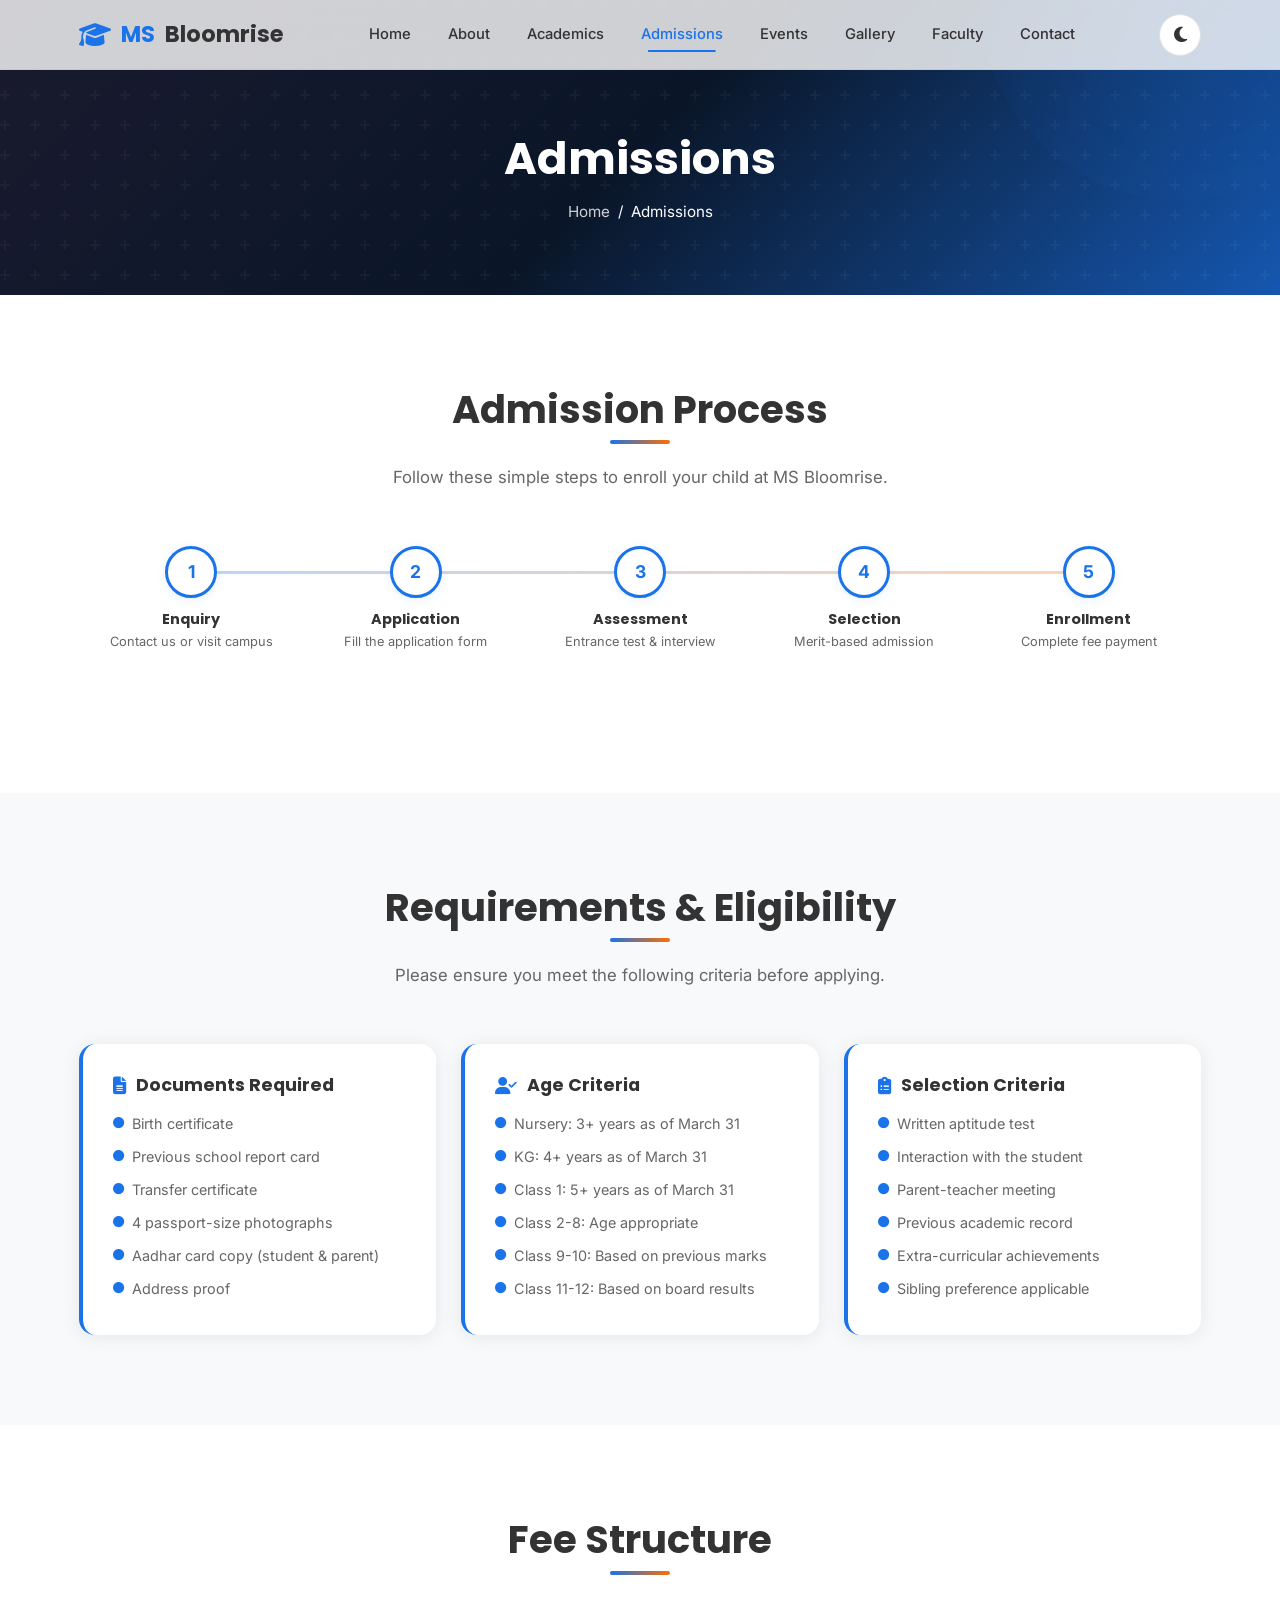
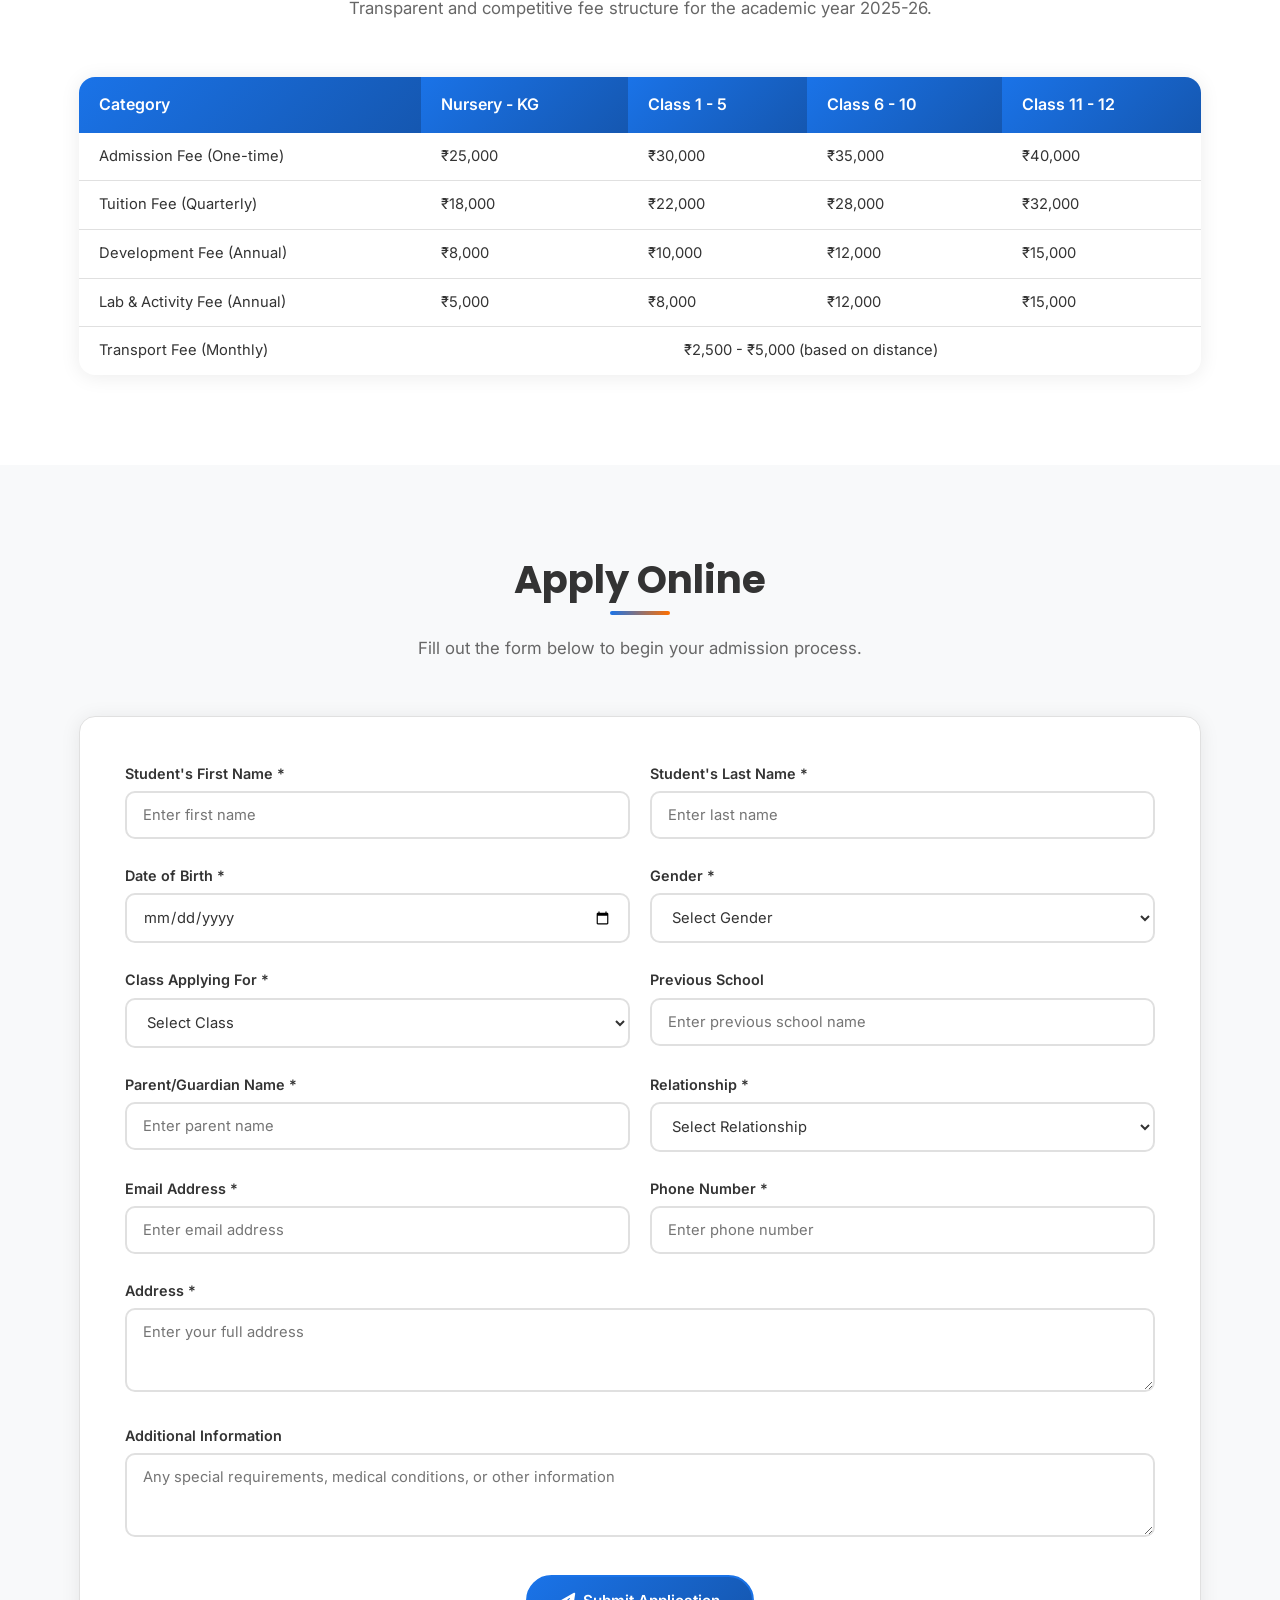
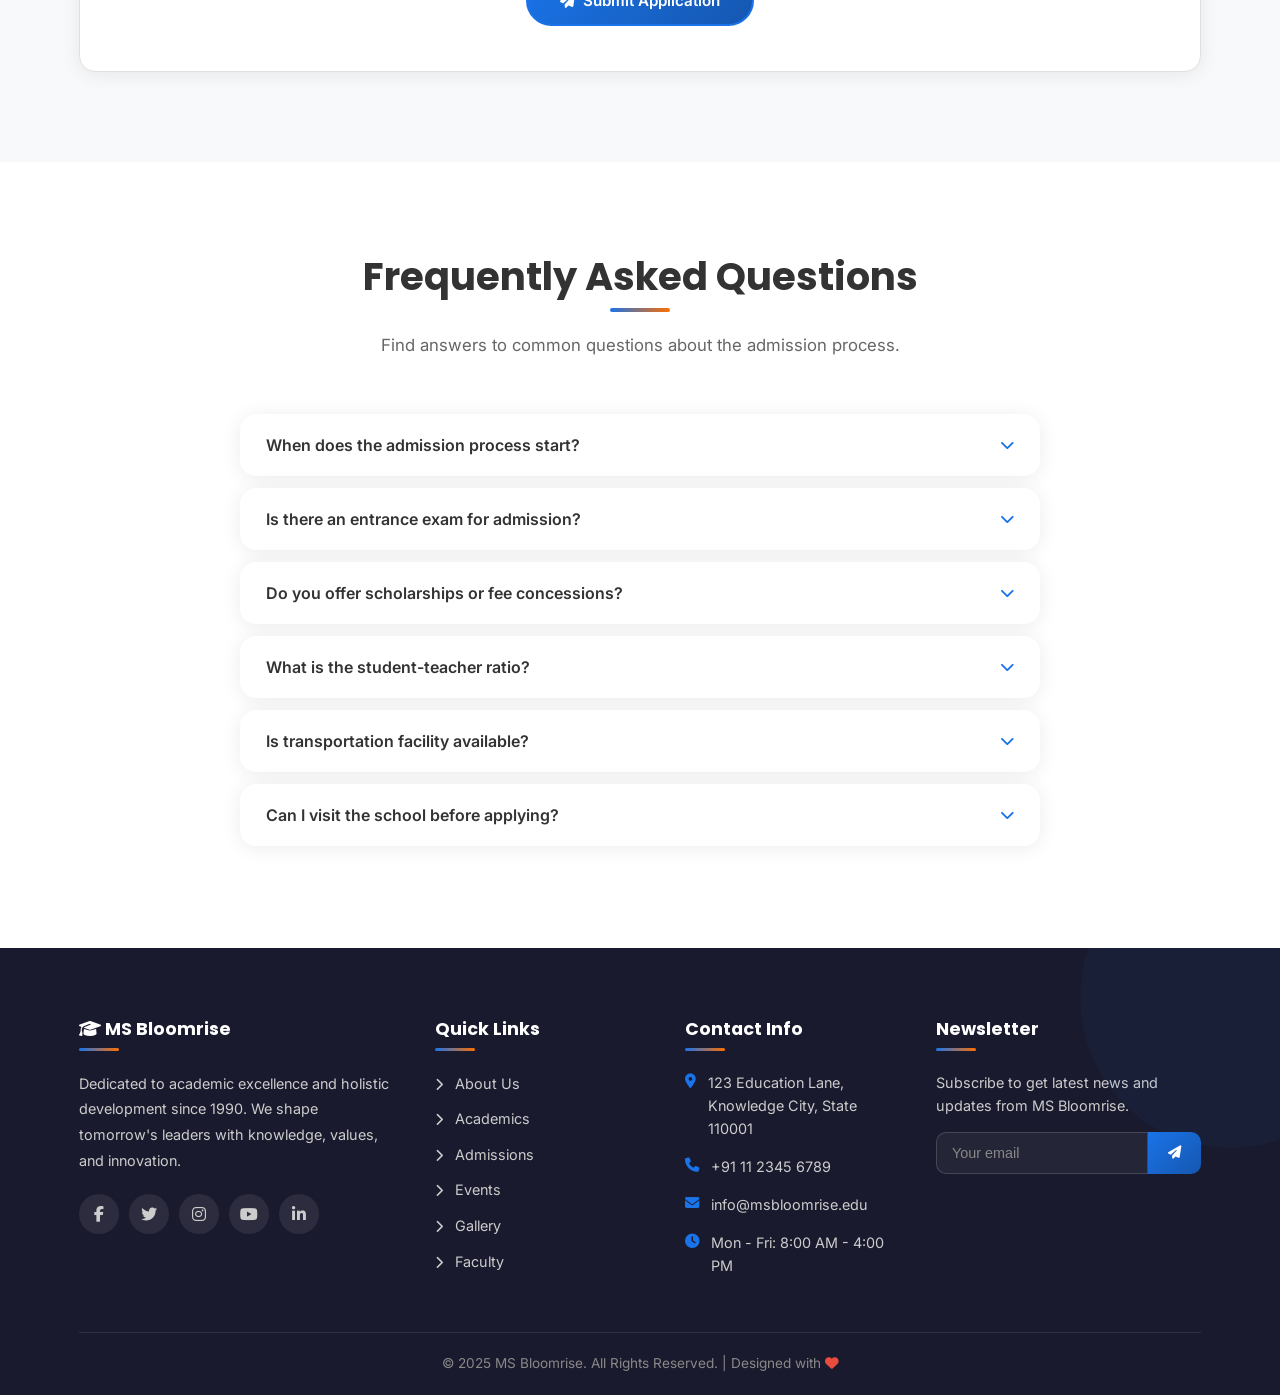
<file: admissions.html>
<!DOCTYPE html>
<html lang="en">
<head>
  <meta charset="UTF-8">
  <meta name="viewport" content="width=device-width, initial-scale=1.0">
  <title>Admissions — MS Bloomrise</title>
  <link rel="preconnect" href="https://fonts.googleapis.com">
  <link href="https://fonts.googleapis.com/css2?family=Inter:wght@400;500;600;700&family=Poppins:wght@600;700;800&display=swap" rel="stylesheet">
  <link rel="stylesheet" href="https://cdnjs.cloudflare.com/ajax/libs/font-awesome/6.4.0/css/all.min.css">
  <link rel="stylesheet" href="css/style.css">
</head>
<body class="loading">

  <!-- PRELOADER -->
  <div class="preloader">
    <div class="preloader-spinner"></div>
    <div class="preloader-text">MS Bloomrise</div>
  </div>

  <!-- NAVBAR -->
  <nav class="navbar">
    <div class="container">
      <a href="index.html" class="nav-logo">
        <i class="fas fa-graduation-cap"></i>
        MS<span>Bloomrise</span>
      </a>
      <div class="nav-links">
        <a href="index.html">Home</a>
        <a href="about.html">About</a>
        <a href="academics.html">Academics</a>
        <a href="admissions.html" class="active">Admissions</a>
        <a href="events.html">Events</a>
        <a href="gallery.html">Gallery</a>
        <a href="teachers.html">Faculty</a>
        <a href="contact.html">Contact</a>
      </div>
      <div class="nav-right">
        <button class="theme-toggle" aria-label="Toggle dark mode">
          <i class="fas fa-moon"></i>
        </button>
        <button class="hamburger" aria-label="Toggle menu">
          <span></span><span></span><span></span>
        </button>
      </div>
    </div>
  </nav>
  <div class="mobile-overlay"></div>
  <div class="mobile-menu">
    <a href="index.html">Home</a>
    <a href="about.html">About</a>
    <a href="academics.html">Academics</a>
    <a href="admissions.html" class="active">Admissions</a>
    <a href="events.html">Events</a>
    <a href="gallery.html">Gallery</a>
    <a href="teachers.html">Faculty</a>
    <a href="contact.html">Contact</a>
  </div>

  <!-- PAGE HERO -->
  <section class="page-hero">
    <div class="container">
      <h1>Admissions</h1>
      <div class="breadcrumb">
        <a href="index.html">Home</a>
        <span>/</span>
        <span>Admissions</span>
      </div>
    </div>
  </section>

  <!-- ADMISSION PROCESS -->
  <section class="section bg-white">
    <div class="container">
      <div class="section-header reveal">
        <h2>Admission Process</h2>
        <p>Follow these simple steps to enroll your child at MS Bloomrise.</p>
      </div>
      <div class="admission-stepper reveal">
        <div class="step">
          <div class="step-number">1</div>
          <h4>Enquiry</h4>
          <p>Contact us or visit campus</p>
        </div>
        <div class="step">
          <div class="step-number">2</div>
          <h4>Application</h4>
          <p>Fill the application form</p>
        </div>
        <div class="step">
          <div class="step-number">3</div>
          <h4>Assessment</h4>
          <p>Entrance test & interview</p>
        </div>
        <div class="step">
          <div class="step-number">4</div>
          <h4>Selection</h4>
          <p>Merit-based admission</p>
        </div>
        <div class="step">
          <div class="step-number">5</div>
          <h4>Enrollment</h4>
          <p>Complete fee payment</p>
        </div>
      </div>
    </div>
  </section>

  <!-- REQUIREMENTS -->
  <section class="section bg-light">
    <div class="container">
      <div class="section-header reveal">
        <h2>Requirements & Eligibility</h2>
        <p>Please ensure you meet the following criteria before applying.</p>
      </div>
      <div class="curriculum-grid">
        <div class="curriculum-card reveal">
          <h3><i class="fas fa-file-alt"></i> Documents Required</h3>
          <ul>
            <li><i class="fas fa-circle"></i> Birth certificate</li>
            <li><i class="fas fa-circle"></i> Previous school report card</li>
            <li><i class="fas fa-circle"></i> Transfer certificate</li>
            <li><i class="fas fa-circle"></i> 4 passport-size photographs</li>
            <li><i class="fas fa-circle"></i> Aadhar card copy (student & parent)</li>
            <li><i class="fas fa-circle"></i> Address proof</li>
          </ul>
        </div>
        <div class="curriculum-card reveal">
          <h3><i class="fas fa-user-check"></i> Age Criteria</h3>
          <ul>
            <li><i class="fas fa-circle"></i> Nursery: 3+ years as of March 31</li>
            <li><i class="fas fa-circle"></i> KG: 4+ years as of March 31</li>
            <li><i class="fas fa-circle"></i> Class 1: 5+ years as of March 31</li>
            <li><i class="fas fa-circle"></i> Class 2-8: Age appropriate</li>
            <li><i class="fas fa-circle"></i> Class 9-10: Based on previous marks</li>
            <li><i class="fas fa-circle"></i> Class 11-12: Based on board results</li>
          </ul>
        </div>
        <div class="curriculum-card reveal">
          <h3><i class="fas fa-clipboard-list"></i> Selection Criteria</h3>
          <ul>
            <li><i class="fas fa-circle"></i> Written aptitude test</li>
            <li><i class="fas fa-circle"></i> Interaction with the student</li>
            <li><i class="fas fa-circle"></i> Parent-teacher meeting</li>
            <li><i class="fas fa-circle"></i> Previous academic record</li>
            <li><i class="fas fa-circle"></i> Extra-curricular achievements</li>
            <li><i class="fas fa-circle"></i> Sibling preference applicable</li>
          </ul>
        </div>
      </div>
    </div>
  </section>

  <!-- FEE STRUCTURE -->
  <section class="section bg-white">
    <div class="container">
      <div class="section-header reveal">
        <h2>Fee Structure</h2>
        <p>Transparent and competitive fee structure for the academic year 2025-26.</p>
      </div>
      <div class="reveal">
        <table class="fee-table">
          <thead>
            <tr>
              <th>Category</th>
              <th>Nursery - KG</th>
              <th>Class 1 - 5</th>
              <th>Class 6 - 10</th>
              <th>Class 11 - 12</th>
            </tr>
          </thead>
          <tbody>
            <tr>
              <td>Admission Fee (One-time)</td>
              <td>&#8377;25,000</td>
              <td>&#8377;30,000</td>
              <td>&#8377;35,000</td>
              <td>&#8377;40,000</td>
            </tr>
            <tr>
              <td>Tuition Fee (Quarterly)</td>
              <td>&#8377;18,000</td>
              <td>&#8377;22,000</td>
              <td>&#8377;28,000</td>
              <td>&#8377;32,000</td>
            </tr>
            <tr>
              <td>Development Fee (Annual)</td>
              <td>&#8377;8,000</td>
              <td>&#8377;10,000</td>
              <td>&#8377;12,000</td>
              <td>&#8377;15,000</td>
            </tr>
            <tr>
              <td>Lab & Activity Fee (Annual)</td>
              <td>&#8377;5,000</td>
              <td>&#8377;8,000</td>
              <td>&#8377;12,000</td>
              <td>&#8377;15,000</td>
            </tr>
            <tr>
              <td>Transport Fee (Monthly)</td>
              <td colspan="4" style="text-align:center;">&#8377;2,500 - &#8377;5,000 (based on distance)</td>
            </tr>
          </tbody>
        </table>
      </div>
    </div>
  </section>

  <!-- APPLICATION FORM -->
  <section class="section bg-light">
    <div class="container">
      <div class="section-header reveal">
        <h2>Apply Online</h2>
        <p>Fill out the form below to begin your admission process.</p>
      </div>
      <div class="application-form reveal">
        <form data-validate>
          <div class="form-fields">
            <div class="form-grid">
              <div class="form-group">
                <label>Student's First Name *</label>
                <input type="text" placeholder="Enter first name" required>
                <span class="error">This field is required</span>
              </div>
              <div class="form-group">
                <label>Student's Last Name *</label>
                <input type="text" placeholder="Enter last name" required>
                <span class="error">This field is required</span>
              </div>
              <div class="form-group">
                <label>Date of Birth *</label>
                <input type="date" required>
                <span class="error">This field is required</span>
              </div>
              <div class="form-group">
                <label>Gender *</label>
                <select required>
                  <option value="">Select Gender</option>
                  <option>Male</option>
                  <option>Female</option>
                  <option>Other</option>
                </select>
                <span class="error">This field is required</span>
              </div>
              <div class="form-group">
                <label>Class Applying For *</label>
                <select required>
                  <option value="">Select Class</option>
                  <option>Nursery</option>
                  <option>KG</option>
                  <option>Class 1</option>
                  <option>Class 2</option>
                  <option>Class 3</option>
                  <option>Class 4</option>
                  <option>Class 5</option>
                  <option>Class 6</option>
                  <option>Class 7</option>
                  <option>Class 8</option>
                  <option>Class 9</option>
                  <option>Class 10</option>
                  <option>Class 11 - Science</option>
                  <option>Class 11 - Commerce</option>
                  <option>Class 11 - Humanities</option>
                </select>
                <span class="error">This field is required</span>
              </div>
              <div class="form-group">
                <label>Previous School</label>
                <input type="text" placeholder="Enter previous school name">
              </div>
              <div class="form-group">
                <label>Parent/Guardian Name *</label>
                <input type="text" placeholder="Enter parent name" required>
                <span class="error">This field is required</span>
              </div>
              <div class="form-group">
                <label>Relationship *</label>
                <select required>
                  <option value="">Select Relationship</option>
                  <option>Father</option>
                  <option>Mother</option>
                  <option>Guardian</option>
                </select>
                <span class="error">This field is required</span>
              </div>
              <div class="form-group">
                <label>Email Address *</label>
                <input type="email" placeholder="Enter email address" required>
                <span class="error">Please enter a valid email address</span>
              </div>
              <div class="form-group">
                <label>Phone Number *</label>
                <input type="tel" placeholder="Enter phone number" required>
                <span class="error">Please enter a valid phone number</span>
              </div>
              <div class="form-group full-width">
                <label>Address *</label>
                <textarea rows="3" placeholder="Enter your full address" required></textarea>
                <span class="error">This field is required</span>
              </div>
              <div class="form-group full-width">
                <label>Additional Information</label>
                <textarea rows="3" placeholder="Any special requirements, medical conditions, or other information"></textarea>
              </div>
            </div>
            <div style="margin-top: 25px; text-align: center;">
              <button type="submit" class="btn btn-primary"><i class="fas fa-paper-plane"></i> Submit Application</button>
            </div>
          </div>
          <div class="form-success">
            <i class="fas fa-check-circle"></i>
            <h3>Application Submitted Successfully!</h3>
            <p>Thank you for applying to MS Bloomrise. We will review your application and contact you within 5-7 business days.</p>
          </div>
        </form>
      </div>
    </div>
  </section>

  <!-- FAQ -->
  <section class="section bg-white">
    <div class="container">
      <div class="section-header reveal">
        <h2>Frequently Asked Questions</h2>
        <p>Find answers to common questions about the admission process.</p>
      </div>
      <div class="faq-list reveal">
        <div class="faq-item">
          <button class="faq-question">
            When does the admission process start?
            <i class="fas fa-chevron-down"></i>
          </button>
          <div class="faq-answer">
            <p>The admission process for the new academic year typically begins in November and continues until March. Early applications are encouraged as seats are limited and allocated on a first-come, first-served basis after meeting eligibility criteria.</p>
          </div>
        </div>
        <div class="faq-item">
          <button class="faq-question">
            Is there an entrance exam for admission?
            <i class="fas fa-chevron-down"></i>
          </button>
          <div class="faq-answer">
            <p>Yes, students applying for Class 2 and above are required to take an aptitude assessment. For Nursery and KG, we conduct an informal interaction with the child and parents. The assessment evaluates the student's readiness and aptitude for the grade applied.</p>
          </div>
        </div>
        <div class="faq-item">
          <button class="faq-question">
            Do you offer scholarships or fee concessions?
            <i class="fas fa-chevron-down"></i>
          </button>
          <div class="faq-answer">
            <p>Yes, MS Bloomrise offers merit-based scholarships for students who excel in academics, sports, or other co-curricular activities. We also provide need-based fee concessions. Please contact the admission office for detailed information about scholarship eligibility and application process.</p>
          </div>
        </div>
        <div class="faq-item">
          <button class="faq-question">
            What is the student-teacher ratio?
            <i class="fas fa-chevron-down"></i>
          </button>
          <div class="faq-answer">
            <p>We maintain a healthy student-teacher ratio of approximately 20:1 across all grades. This ensures personalized attention for every student and allows our teachers to address individual learning needs effectively.</p>
          </div>
        </div>
        <div class="faq-item">
          <button class="faq-question">
            Is transportation facility available?
            <i class="fas fa-chevron-down"></i>
          </button>
          <div class="faq-answer">
            <p>Yes, MS Bloomrise provides safe and comfortable transportation across major routes in the city. Our fleet of GPS-enabled buses is accompanied by trained attendants. Transport fees vary based on the distance from school.</p>
          </div>
        </div>
        <div class="faq-item">
          <button class="faq-question">
            Can I visit the school before applying?
            <i class="fas fa-chevron-down"></i>
          </button>
          <div class="faq-answer">
            <p>Absolutely! We encourage parents to visit our campus before applying. You can schedule a campus tour by calling our admission office or filling out the contact form on our website. Tours are available on all working days between 9:00 AM and 3:00 PM.</p>
          </div>
        </div>
      </div>
    </div>
  </section>

  <!-- FOOTER -->
  <footer class="footer">
    <div class="container">
      <div class="footer-grid">
        <div class="footer-col footer-about">
          <h3><i class="fas fa-graduation-cap"></i> MS Bloomrise</h3>
          <p>Dedicated to academic excellence and holistic development since 1990. We shape tomorrow's leaders with knowledge, values, and innovation.</p>
          <div class="footer-social">
            <a href="#"><i class="fab fa-facebook-f"></i></a>
            <a href="#"><i class="fab fa-twitter"></i></a>
            <a href="#"><i class="fab fa-instagram"></i></a>
            <a href="#"><i class="fab fa-youtube"></i></a>
            <a href="#"><i class="fab fa-linkedin-in"></i></a>
          </div>
        </div>
        <div class="footer-col">
          <h3>Quick Links</h3>
          <ul class="footer-links">
            <li><a href="about.html"><i class="fas fa-chevron-right"></i> About Us</a></li>
            <li><a href="academics.html"><i class="fas fa-chevron-right"></i> Academics</a></li>
            <li><a href="admissions.html"><i class="fas fa-chevron-right"></i> Admissions</a></li>
            <li><a href="events.html"><i class="fas fa-chevron-right"></i> Events</a></li>
            <li><a href="gallery.html"><i class="fas fa-chevron-right"></i> Gallery</a></li>
            <li><a href="teachers.html"><i class="fas fa-chevron-right"></i> Faculty</a></li>
          </ul>
        </div>
        <div class="footer-col">
          <h3>Contact Info</h3>
          <ul class="footer-contact">
            <li><i class="fas fa-map-marker-alt"></i> 123 Education Lane, Knowledge City, State 110001</li>
            <li><i class="fas fa-phone"></i> +91 11 2345 6789</li>
            <li><i class="fas fa-envelope"></i> info@msbloomrise.edu</li>
            <li><i class="fas fa-clock"></i> Mon - Fri: 8:00 AM - 4:00 PM</li>
          </ul>
        </div>
        <div class="footer-col footer-newsletter">
          <h3>Newsletter</h3>
          <p>Subscribe to get latest news and updates from MS Bloomrise.</p>
          <form class="newsletter-form" onsubmit="event.preventDefault(); alert('Subscribed successfully!');">
            <input type="email" placeholder="Your email" required>
            <button type="submit"><i class="fas fa-paper-plane"></i></button>
          </form>
        </div>
      </div>
      <div class="footer-bottom">
        <p>&copy; 2025 MS Bloomrise. All Rights Reserved. | Designed with <i class="fas fa-heart" style="color: #e74c3c;"></i></p>
      </div>
    </div>
  </footer>

  <button class="back-to-top" aria-label="Back to top">
    <i class="fas fa-chevron-up"></i>
  </button>

  <script src="js/main.js"></script>
</body>
</html>
</file>
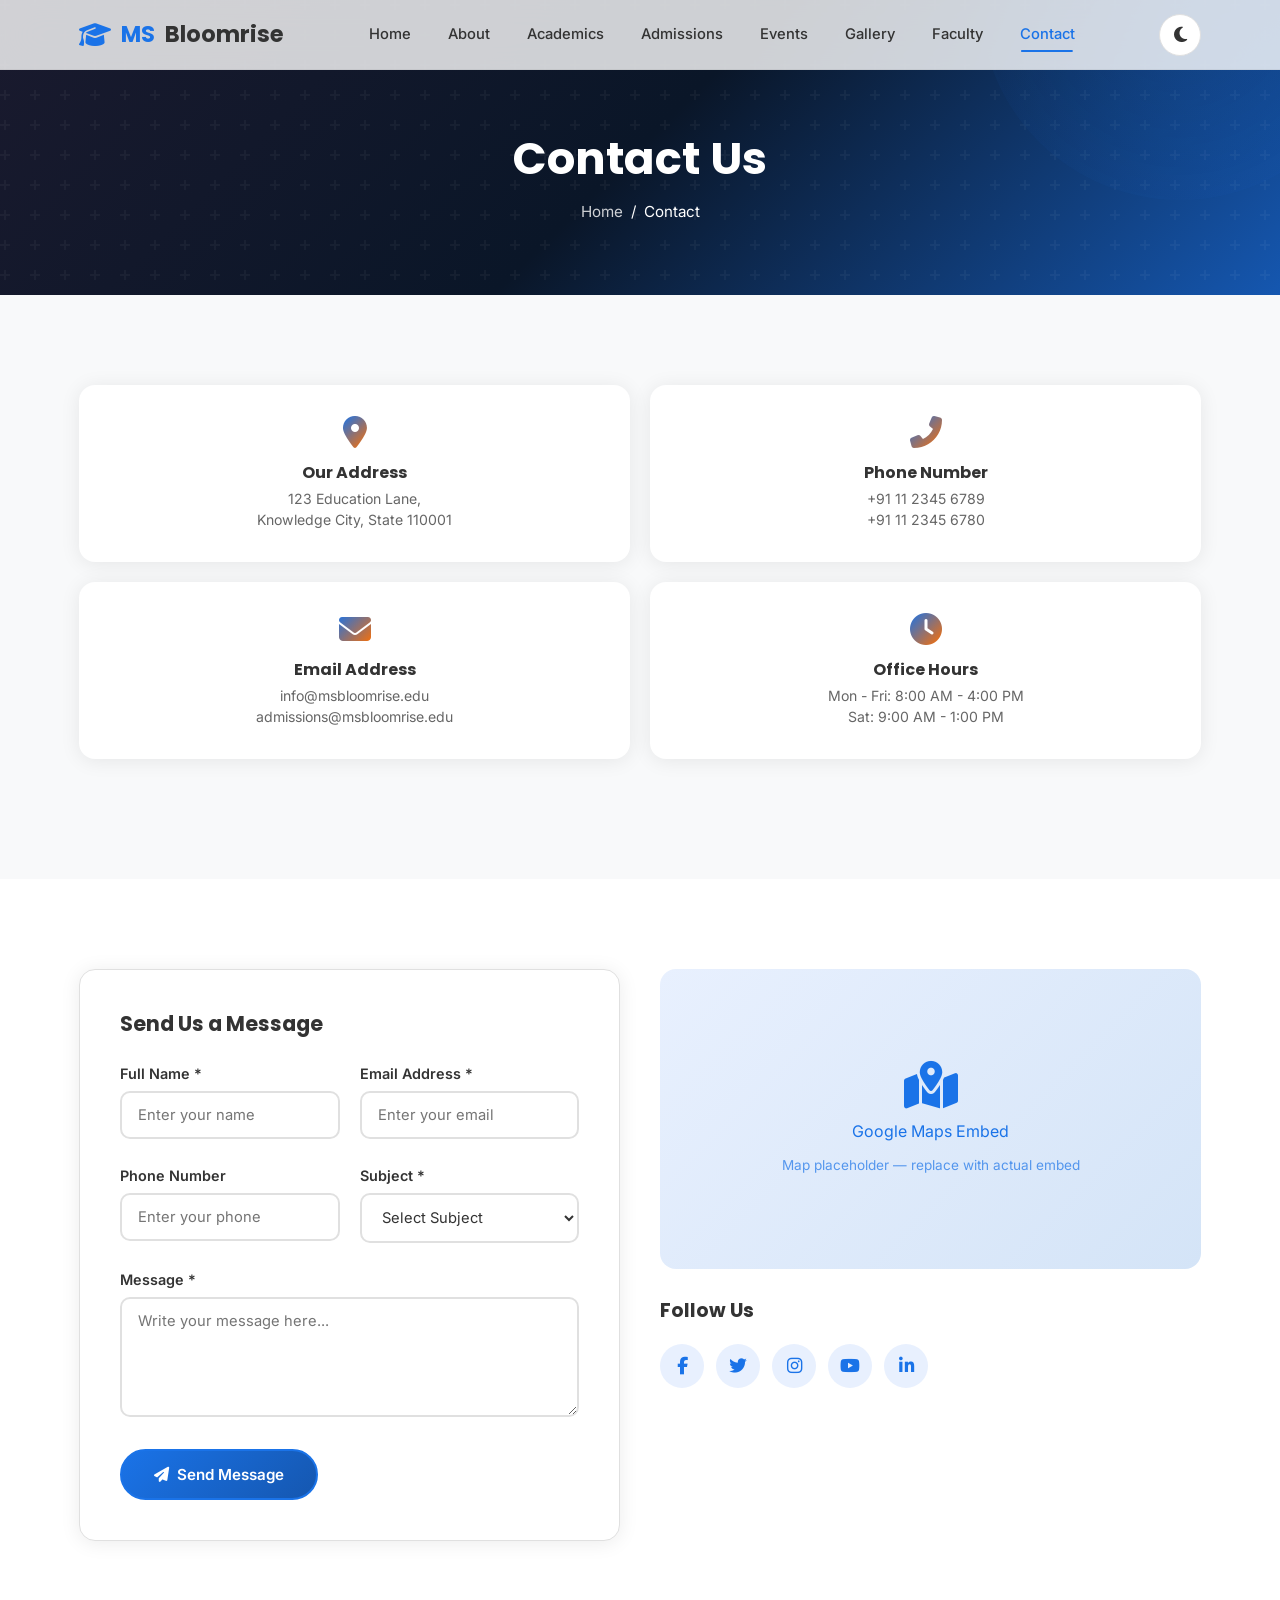
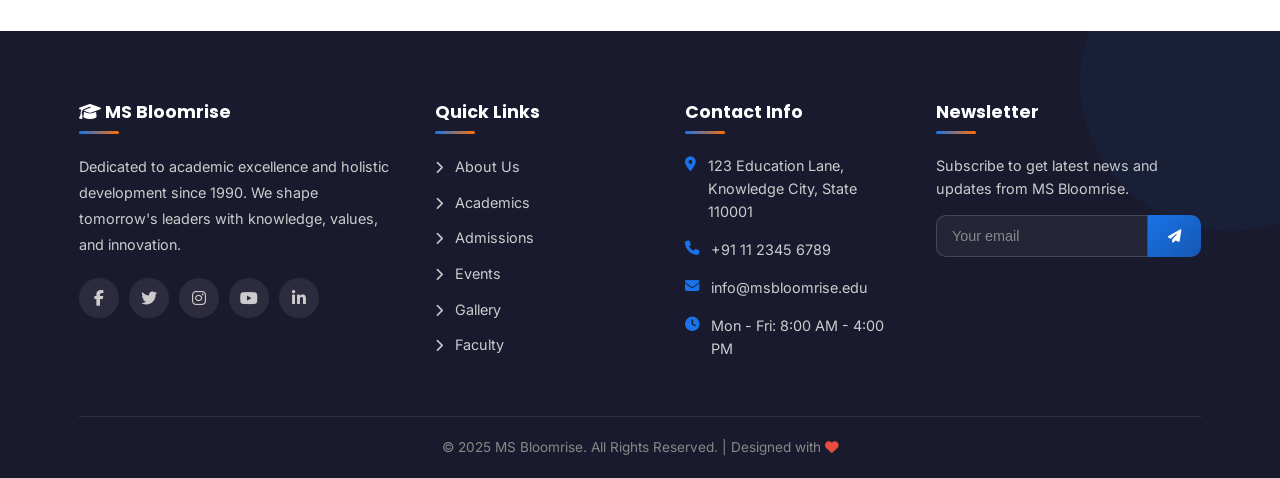
<file: contact.html>
<!DOCTYPE html>
<html lang="en">
<head>
  <meta charset="UTF-8">
  <meta name="viewport" content="width=device-width, initial-scale=1.0">
  <title>Contact Us — MS Bloomrise</title>
  <link rel="preconnect" href="https://fonts.googleapis.com">
  <link href="https://fonts.googleapis.com/css2?family=Inter:wght@400;500;600;700&family=Poppins:wght@600;700;800&display=swap" rel="stylesheet">
  <link rel="stylesheet" href="https://cdnjs.cloudflare.com/ajax/libs/font-awesome/6.4.0/css/all.min.css">
  <link rel="stylesheet" href="css/style.css">
</head>
<body class="loading">

  <!-- PRELOADER -->
  <div class="preloader">
    <div class="preloader-spinner"></div>
    <div class="preloader-text">MS Bloomrise</div>
  </div>

  <!-- NAVBAR -->
  <nav class="navbar">
    <div class="container">
      <a href="index.html" class="nav-logo">
        <i class="fas fa-graduation-cap"></i>
        MS<span>Bloomrise</span>
      </a>
      <div class="nav-links">
        <a href="index.html">Home</a>
        <a href="about.html">About</a>
        <a href="academics.html">Academics</a>
        <a href="admissions.html">Admissions</a>
        <a href="events.html">Events</a>
        <a href="gallery.html">Gallery</a>
        <a href="teachers.html">Faculty</a>
        <a href="contact.html" class="active">Contact</a>
      </div>
      <div class="nav-right">
        <button class="theme-toggle" aria-label="Toggle dark mode">
          <i class="fas fa-moon"></i>
        </button>
        <button class="hamburger" aria-label="Toggle menu">
          <span></span><span></span><span></span>
        </button>
      </div>
    </div>
  </nav>
  <div class="mobile-overlay"></div>
  <div class="mobile-menu">
    <a href="index.html">Home</a>
    <a href="about.html">About</a>
    <a href="academics.html">Academics</a>
    <a href="admissions.html">Admissions</a>
    <a href="events.html">Events</a>
    <a href="gallery.html">Gallery</a>
    <a href="teachers.html">Faculty</a>
    <a href="contact.html" class="active">Contact</a>
  </div>

  <!-- PAGE HERO -->
  <section class="page-hero">
    <div class="container">
      <h1>Contact Us</h1>
      <div class="breadcrumb">
        <a href="index.html">Home</a>
        <span>/</span>
        <span>Contact</span>
      </div>
    </div>
  </section>

  <!-- CONTACT INFO CARDS -->
  <section class="section bg-light">
    <div class="container">
      <div class="contact-info-cards reveal">
        <div class="contact-card">
          <i class="fas fa-map-marker-alt"></i>
          <h4>Our Address</h4>
          <p>123 Education Lane,<br>Knowledge City, State 110001</p>
        </div>
        <div class="contact-card">
          <i class="fas fa-phone-alt"></i>
          <h4>Phone Number</h4>
          <p>+91 11 2345 6789<br>+91 11 2345 6780</p>
        </div>
        <div class="contact-card">
          <i class="fas fa-envelope"></i>
          <h4>Email Address</h4>
          <p>info@msbloomrise.edu<br>admissions@msbloomrise.edu</p>
        </div>
        <div class="contact-card">
          <i class="fas fa-clock"></i>
          <h4>Office Hours</h4>
          <p>Mon - Fri: 8:00 AM - 4:00 PM<br>Sat: 9:00 AM - 1:00 PM</p>
        </div>
      </div>
    </div>
  </section>

  <!-- CONTACT FORM + MAP -->
  <section class="section bg-white">
    <div class="container">
      <div class="contact-grid">
        <div class="reveal-left">
          <div class="contact-form">
            <h3>Send Us a Message</h3>
            <form data-validate>
              <div class="form-fields">
                <div class="form-grid">
                  <div class="form-group">
                    <label>Full Name *</label>
                    <input type="text" placeholder="Enter your name" required>
                    <span class="error">This field is required</span>
                  </div>
                  <div class="form-group">
                    <label>Email Address *</label>
                    <input type="email" placeholder="Enter your email" required>
                    <span class="error">Please enter a valid email address</span>
                  </div>
                  <div class="form-group">
                    <label>Phone Number</label>
                    <input type="tel" placeholder="Enter your phone">
                    <span class="error">Please enter a valid phone number</span>
                  </div>
                  <div class="form-group">
                    <label>Subject *</label>
                    <select required>
                      <option value="">Select Subject</option>
                      <option>General Inquiry</option>
                      <option>Admissions</option>
                      <option>Academics</option>
                      <option>Fee Related</option>
                      <option>Transportation</option>
                      <option>Feedback</option>
                      <option>Other</option>
                    </select>
                    <span class="error">This field is required</span>
                  </div>
                  <div class="form-group full-width">
                    <label>Message *</label>
                    <textarea rows="5" placeholder="Write your message here..." required></textarea>
                    <span class="error">This field is required</span>
                  </div>
                </div>
                <div style="margin-top: 20px;">
                  <button type="submit" class="btn btn-primary"><i class="fas fa-paper-plane"></i> Send Message</button>
                </div>
              </div>
              <div class="form-success">
                <i class="fas fa-check-circle"></i>
                <h3>Message Sent Successfully!</h3>
                <p>Thank you for reaching out. We will get back to you within 24-48 hours.</p>
              </div>
            </form>
          </div>
        </div>
        <div class="reveal-right">
          <div class="map-placeholder">
            <i class="fas fa-map-marked-alt"></i>
            <p>Google Maps Embed</p>
            <p style="font-size: 0.85rem; opacity: 0.7;">Map placeholder — replace with actual embed</p>
          </div>
          <div style="margin-top: 30px;">
            <h3 style="font-size: 1.2rem; margin-bottom: 15px;">Follow Us</h3>
            <div class="contact-social">
              <a href="#"><i class="fab fa-facebook-f"></i></a>
              <a href="#"><i class="fab fa-twitter"></i></a>
              <a href="#"><i class="fab fa-instagram"></i></a>
              <a href="#"><i class="fab fa-youtube"></i></a>
              <a href="#"><i class="fab fa-linkedin-in"></i></a>
            </div>
          </div>
        </div>
      </div>
    </div>
  </section>

  <!-- FOOTER -->
  <footer class="footer">
    <div class="container">
      <div class="footer-grid">
        <div class="footer-col footer-about">
          <h3><i class="fas fa-graduation-cap"></i> MS Bloomrise</h3>
          <p>Dedicated to academic excellence and holistic development since 1990. We shape tomorrow's leaders with knowledge, values, and innovation.</p>
          <div class="footer-social">
            <a href="#"><i class="fab fa-facebook-f"></i></a>
            <a href="#"><i class="fab fa-twitter"></i></a>
            <a href="#"><i class="fab fa-instagram"></i></a>
            <a href="#"><i class="fab fa-youtube"></i></a>
            <a href="#"><i class="fab fa-linkedin-in"></i></a>
          </div>
        </div>
        <div class="footer-col">
          <h3>Quick Links</h3>
          <ul class="footer-links">
            <li><a href="about.html"><i class="fas fa-chevron-right"></i> About Us</a></li>
            <li><a href="academics.html"><i class="fas fa-chevron-right"></i> Academics</a></li>
            <li><a href="admissions.html"><i class="fas fa-chevron-right"></i> Admissions</a></li>
            <li><a href="events.html"><i class="fas fa-chevron-right"></i> Events</a></li>
            <li><a href="gallery.html"><i class="fas fa-chevron-right"></i> Gallery</a></li>
            <li><a href="teachers.html"><i class="fas fa-chevron-right"></i> Faculty</a></li>
          </ul>
        </div>
        <div class="footer-col">
          <h3>Contact Info</h3>
          <ul class="footer-contact">
            <li><i class="fas fa-map-marker-alt"></i> 123 Education Lane, Knowledge City, State 110001</li>
            <li><i class="fas fa-phone"></i> +91 11 2345 6789</li>
            <li><i class="fas fa-envelope"></i> info@msbloomrise.edu</li>
            <li><i class="fas fa-clock"></i> Mon - Fri: 8:00 AM - 4:00 PM</li>
          </ul>
        </div>
        <div class="footer-col footer-newsletter">
          <h3>Newsletter</h3>
          <p>Subscribe to get latest news and updates from MS Bloomrise.</p>
          <form class="newsletter-form" onsubmit="event.preventDefault(); alert('Subscribed successfully!');">
            <input type="email" placeholder="Your email" required>
            <button type="submit"><i class="fas fa-paper-plane"></i></button>
          </form>
        </div>
      </div>
      <div class="footer-bottom">
        <p>&copy; 2025 MS Bloomrise. All Rights Reserved. | Designed with <i class="fas fa-heart" style="color: #e74c3c;"></i></p>
      </div>
    </div>
  </footer>

  <button class="back-to-top" aria-label="Back to top">
    <i class="fas fa-chevron-up"></i>
  </button>

  <script src="js/main.js"></script>
</body>
</html>
</file>
<file: css/style.css>
/* ============================================
   MS Bloomrise Website - Complete Stylesheet
   ENHANCED: Animations, Glassmorphism, Modern FX
   ============================================ */

/* ---------- CSS Variables / Theme ---------- */
:root {
  --primary: #1a73e8;
  --primary-dark: #1557b0;
  --primary-light: #e8f0fe;
  --secondary: #ff6f00;
  --secondary-light: #fff3e0;
  --dark: #1a1a2e;
  --light: #f8f9fa;
  --white: #ffffff;
  --text: #333333;
  --text-light: #666666;
  --border: #e0e0e0;
  --shadow: 0 2px 20px rgba(0, 0, 0, 0.08);
  --shadow-lg: 0 10px 40px rgba(0, 0, 0, 0.12);
  --glass: rgba(255, 255, 255, 0.15);
  --glass-border: rgba(255, 255, 255, 0.2);
  --radius: 16px;
  --radius-sm: 10px;
  --transition: 0.3s cubic-bezier(0.4, 0, 0.2, 1);
  --bounce: 0.5s cubic-bezier(0.68, -0.55, 0.265, 1.55);
  --font: 'Inter', sans-serif;
  --font-heading: 'Poppins', sans-serif;
  --navbar-height: 70px;
  --glow: 0 0 20px rgba(26, 115, 232, 0.3);
}

/* Dark Mode */
[data-theme="dark"] {
  --dark: #0d0d1a;
  --light: #1a1a2e;
  --white: #16213e;
  --text: #e0e0e0;
  --text-light: #b0b0b0;
  --border: #2a2a4a;
  --shadow: 0 2px 20px rgba(0, 0, 0, 0.3);
  --shadow-lg: 0 10px 40px rgba(0, 0, 0, 0.4);
  --primary-light: #1a2a4a;
  --secondary-light: #2a1a0a;
  --glass: rgba(22, 33, 62, 0.6);
  --glass-border: rgba(255, 255, 255, 0.08);
}

/* ---------- Preloader ---------- */
.preloader {
  position: fixed;
  top: 0;
  left: 0;
  width: 100%;
  height: 100%;
  background: var(--dark);
  z-index: 9999;
  display: flex;
  align-items: center;
  justify-content: center;
  flex-direction: column;
  gap: 20px;
  transition: opacity 0.5s ease, visibility 0.5s ease;
}

.preloader.hidden {
  opacity: 0;
  visibility: hidden;
}

.preloader-spinner {
  width: 50px;
  height: 50px;
  border: 4px solid rgba(26, 115, 232, 0.2);
  border-top-color: var(--primary);
  border-radius: 50%;
  animation: spin 0.8s linear infinite;
}

.preloader-text {
  color: #fff;
  font-family: var(--font-heading);
  font-size: 1.2rem;
  font-weight: 600;
  animation: pulse 1.5s ease-in-out infinite;
}

@keyframes spin {
  to { transform: rotate(360deg); }
}

@keyframes pulse {
  0%, 100% { opacity: 0.5; }
  50% { opacity: 1; }
}

/* ---------- Reset & Base ---------- */
*,
*::before,
*::after {
  margin: 0;
  padding: 0;
  box-sizing: border-box;
}

html {
  scroll-behavior: smooth;
  scroll-padding-top: var(--navbar-height);
}

body {
  font-family: var(--font);
  color: var(--text);
  background: var(--light);
  line-height: 1.6;
  overflow-x: hidden;
}

body.loading {
  overflow: hidden;
}

h1, h2, h3, h4, h5, h6 {
  font-family: var(--font-heading);
  font-weight: 700;
  line-height: 1.3;
}

a {
  text-decoration: none;
  color: var(--primary);
  transition: color var(--transition);
}

a:hover {
  color: var(--primary-dark);
}

img {
  max-width: 100%;
  height: auto;
  display: block;
}

ul {
  list-style: none;
}

.container {
  width: 90%;
  max-width: 1200px;
  margin: 0 auto;
  padding: 0 15px;
}

/* ---------- Utility Classes ---------- */
.section {
  padding: 90px 0;
  position: relative;
}

.section-header {
  text-align: center;
  margin-bottom: 55px;
}

.section-header h2 {
  font-size: 2.4rem;
  color: var(--text);
  margin-bottom: 10px;
  position: relative;
  display: inline-block;
}

.section-header h2::after {
  content: '';
  position: absolute;
  bottom: -10px;
  left: 50%;
  transform: translateX(-50%);
  width: 60px;
  height: 4px;
  background: linear-gradient(90deg, var(--primary), var(--secondary));
  border-radius: 2px;
  animation: shimmer 2s ease-in-out infinite;
}

@keyframes shimmer {
  0%, 100% { width: 60px; opacity: 1; }
  50% { width: 100px; opacity: 0.8; }
}

.section-header p {
  color: var(--text-light);
  font-size: 1.05rem;
  max-width: 600px;
  margin: 20px auto 0;
}

/* Animated Gradient Text */
.gradient-text {
  background: linear-gradient(135deg, var(--primary), var(--secondary), #e040fb, var(--primary));
  background-size: 300% 300%;
  -webkit-background-clip: text;
  -webkit-text-fill-color: transparent;
  background-clip: text;
  animation: gradientShift 4s ease infinite;
}

@keyframes gradientShift {
  0% { background-position: 0% 50%; }
  50% { background-position: 100% 50%; }
  100% { background-position: 0% 50%; }
}

/* Buttons */
.btn {
  display: inline-flex;
  align-items: center;
  gap: 8px;
  padding: 14px 32px;
  border-radius: 50px;
  font-size: 0.95rem;
  font-weight: 600;
  cursor: pointer;
  transition: all var(--transition);
  border: 2px solid transparent;
  font-family: var(--font);
  position: relative;
  overflow: hidden;
}

.btn::before {
  content: '';
  position: absolute;
  top: 50%;
  left: 50%;
  width: 0;
  height: 0;
  border-radius: 50%;
  background: rgba(255, 255, 255, 0.2);
  transform: translate(-50%, -50%);
  transition: width 0.6s ease, height 0.6s ease;
}

.btn:hover::before {
  width: 300px;
  height: 300px;
}

.btn-primary {
  background: linear-gradient(135deg, var(--primary), var(--primary-dark));
  color: #fff;
  border-color: var(--primary);
}

.btn-primary:hover {
  transform: translateY(-3px);
  box-shadow: 0 8px 25px rgba(26, 115, 232, 0.4);
  color: #fff;
}

.btn-secondary {
  background: rgba(255, 255, 255, 0.1);
  backdrop-filter: blur(10px);
  color: #fff;
  border-color: rgba(255, 255, 255, 0.3);
}

.btn-secondary:hover {
  background: #fff;
  color: var(--primary);
  transform: translateY(-3px);
  box-shadow: 0 8px 25px rgba(255, 255, 255, 0.3);
}

.btn-outline {
  background: transparent;
  color: var(--primary);
  border-color: var(--primary);
}

.btn-outline:hover {
  background: var(--primary);
  color: #fff;
  transform: translateY(-3px);
}

.text-primary { color: var(--primary); }
.text-secondary { color: var(--secondary); }
.bg-white { background: var(--white); }
.bg-light { background: var(--light); }

/* ============ SCROLL REVEAL ANIMATIONS ============ */
.reveal {
  opacity: 0;
  transform: translateY(40px);
  transition: opacity 0.7s cubic-bezier(0.4, 0, 0.2, 1), transform 0.7s cubic-bezier(0.4, 0, 0.2, 1);
}

.reveal.active {
  opacity: 1;
  transform: translateY(0);
}

.reveal-left {
  opacity: 0;
  transform: translateX(-50px);
  transition: opacity 0.7s cubic-bezier(0.4, 0, 0.2, 1), transform 0.7s cubic-bezier(0.4, 0, 0.2, 1);
}

.reveal-left.active {
  opacity: 1;
  transform: translateX(0);
}

.reveal-right {
  opacity: 0;
  transform: translateX(50px);
  transition: opacity 0.7s cubic-bezier(0.4, 0, 0.2, 1), transform 0.7s cubic-bezier(0.4, 0, 0.2, 1);
}

.reveal-right.active {
  opacity: 1;
  transform: translateX(0);
}

/* Staggered reveal for grid children */
.stagger-reveal > * {
  opacity: 0;
  transform: translateY(40px) scale(0.95);
  transition: opacity 0.6s cubic-bezier(0.4, 0, 0.2, 1),
              transform 0.6s cubic-bezier(0.4, 0, 0.2, 1);
}

.stagger-reveal.active > *:nth-child(1) { transition-delay: 0.05s; }
.stagger-reveal.active > *:nth-child(2) { transition-delay: 0.12s; }
.stagger-reveal.active > *:nth-child(3) { transition-delay: 0.19s; }
.stagger-reveal.active > *:nth-child(4) { transition-delay: 0.26s; }
.stagger-reveal.active > *:nth-child(5) { transition-delay: 0.33s; }
.stagger-reveal.active > *:nth-child(6) { transition-delay: 0.40s; }
.stagger-reveal.active > *:nth-child(7) { transition-delay: 0.47s; }
.stagger-reveal.active > *:nth-child(8) { transition-delay: 0.54s; }
.stagger-reveal.active > *:nth-child(9) { transition-delay: 0.61s; }
.stagger-reveal.active > *:nth-child(10) { transition-delay: 0.68s; }
.stagger-reveal.active > *:nth-child(11) { transition-delay: 0.75s; }
.stagger-reveal.active > *:nth-child(12) { transition-delay: 0.82s; }

.stagger-reveal.active > * {
  opacity: 1;
  transform: translateY(0) scale(1);
}

/* Scale up reveal */
.reveal-scale {
  opacity: 0;
  transform: scale(0.8);
  transition: opacity 0.6s ease, transform 0.6s cubic-bezier(0.4, 0, 0.2, 1);
}

.reveal-scale.active {
  opacity: 1;
  transform: scale(1);
}

/* Wave Section Divider */
.wave-divider {
  position: relative;
  margin-top: -2px;
}

.wave-divider svg {
  display: block;
  width: 100%;
  height: auto;
}

/* ============================================
   NAVIGATION BAR
   ============================================ */
.navbar {
  position: fixed;
  top: 0;
  left: 0;
  width: 100%;
  height: var(--navbar-height);
  background: rgba(255, 255, 255, 0.8);
  backdrop-filter: blur(20px);
  -webkit-backdrop-filter: blur(20px);
  z-index: 1000;
  transition: all var(--transition);
  border-bottom: 1px solid rgba(0, 0, 0, 0.05);
}

[data-theme="dark"] .navbar {
  background: rgba(22, 33, 62, 0.85);
  border-bottom: 1px solid rgba(255, 255, 255, 0.05);
}

.navbar.scrolled {
  box-shadow: 0 4px 30px rgba(0, 0, 0, 0.1);
  background: rgba(255, 255, 255, 0.95);
}

[data-theme="dark"] .navbar.scrolled {
  background: rgba(22, 33, 62, 0.95);
}

.navbar .container {
  display: flex;
  align-items: center;
  justify-content: space-between;
  height: 100%;
}

.nav-logo {
  display: flex;
  align-items: center;
  gap: 10px;
  font-family: var(--font-heading);
  font-size: 1.4rem;
  font-weight: 700;
  color: var(--primary);
  transition: transform var(--transition);
}

.nav-logo:hover {
  transform: scale(1.03);
  color: var(--primary);
}

.nav-logo i {
  font-size: 1.6rem;
  animation: float 3s ease-in-out infinite;
}

.nav-logo span {
  color: var(--text);
}

.nav-links {
  display: flex;
  align-items: center;
  gap: 5px;
}

.nav-links a {
  padding: 8px 16px;
  color: var(--text);
  font-weight: 500;
  font-size: 0.92rem;
  border-radius: var(--radius-sm);
  transition: all var(--transition);
  position: relative;
}

.nav-links a::after {
  content: '';
  position: absolute;
  bottom: 2px;
  left: 50%;
  width: 0;
  height: 2px;
  background: var(--primary);
  border-radius: 1px;
  transition: all var(--transition);
  transform: translateX(-50%);
}

.nav-links a:hover::after,
.nav-links a.active::after {
  width: 60%;
}

.nav-links a:hover,
.nav-links a.active {
  color: var(--primary);
}

.nav-right {
  display: flex;
  align-items: center;
  gap: 10px;
}

.theme-toggle {
  width: 42px;
  height: 42px;
  border-radius: 50%;
  border: 1px solid var(--border);
  background: var(--white);
  color: var(--text);
  cursor: pointer;
  display: flex;
  align-items: center;
  justify-content: center;
  font-size: 1.1rem;
  transition: all var(--bounce);
}

.theme-toggle:hover {
  background: var(--primary);
  color: #fff;
  border-color: var(--primary);
  transform: rotate(30deg) scale(1.1);
}

.hamburger {
  display: none;
  flex-direction: column;
  gap: 5px;
  cursor: pointer;
  padding: 5px;
  background: none;
  border: none;
  z-index: 1001;
}

.hamburger span {
  display: block;
  width: 25px;
  height: 2.5px;
  background: var(--text);
  border-radius: 2px;
  transition: all var(--transition);
  transform-origin: center;
}

.hamburger.active span:nth-child(1) {
  transform: rotate(45deg) translate(5px, 5px);
}

.hamburger.active span:nth-child(2) {
  opacity: 0;
  transform: scaleX(0);
}

.hamburger.active span:nth-child(3) {
  transform: rotate(-45deg) translate(5px, -5px);
}

/* Mobile sidebar */
.mobile-menu {
  display: none;
  position: fixed;
  top: 0;
  right: -300px;
  width: 280px;
  height: 100vh;
  background: var(--white);
  backdrop-filter: blur(20px);
  box-shadow: var(--shadow-lg);
  z-index: 999;
  transition: right 0.4s cubic-bezier(0.4, 0, 0.2, 1);
  padding: 90px 30px 30px;
  overflow-y: auto;
}

.mobile-menu.active {
  right: 0;
}

.mobile-menu a {
  display: block;
  padding: 12px 15px;
  color: var(--text);
  font-weight: 500;
  font-size: 1rem;
  border-radius: var(--radius-sm);
  transition: all var(--transition);
  margin-bottom: 4px;
  transform: translateX(20px);
  opacity: 0;
}

.mobile-menu.active a {
  transform: translateX(0);
  opacity: 1;
}

.mobile-menu.active a:nth-child(1) { transition-delay: 0.1s; }
.mobile-menu.active a:nth-child(2) { transition-delay: 0.15s; }
.mobile-menu.active a:nth-child(3) { transition-delay: 0.2s; }
.mobile-menu.active a:nth-child(4) { transition-delay: 0.25s; }
.mobile-menu.active a:nth-child(5) { transition-delay: 0.3s; }
.mobile-menu.active a:nth-child(6) { transition-delay: 0.35s; }
.mobile-menu.active a:nth-child(7) { transition-delay: 0.4s; }
.mobile-menu.active a:nth-child(8) { transition-delay: 0.45s; }

.mobile-menu a:hover,
.mobile-menu a.active {
  background: var(--primary-light);
  color: var(--primary);
}

.mobile-overlay {
  display: none;
  position: fixed;
  top: 0;
  left: 0;
  width: 100%;
  height: 100%;
  background: rgba(0, 0, 0, 0.5);
  backdrop-filter: blur(4px);
  z-index: 998;
  opacity: 0;
  transition: opacity var(--transition);
}

.mobile-overlay.active {
  opacity: 1;
}

/* ============================================
   FOOTER
   ============================================ */
.footer {
  background: var(--dark);
  color: #ccc;
  padding: 70px 0 0;
  position: relative;
  overflow: hidden;
}

.footer::before {
  content: '';
  position: absolute;
  top: -100px;
  right: -100px;
  width: 300px;
  height: 300px;
  border-radius: 50%;
  background: rgba(26, 115, 232, 0.05);
  animation: float 8s ease-in-out infinite;
}

.footer-grid {
  display: grid;
  grid-template-columns: 1.5fr 1fr 1fr 1.2fr;
  gap: 40px;
  padding-bottom: 40px;
  border-bottom: 1px solid rgba(255, 255, 255, 0.1);
}

.footer-col h3 {
  color: #fff;
  font-size: 1.1rem;
  margin-bottom: 20px;
  position: relative;
  padding-bottom: 10px;
}

.footer-col h3::after {
  content: '';
  position: absolute;
  bottom: 0;
  left: 0;
  width: 40px;
  height: 3px;
  background: linear-gradient(90deg, var(--primary), var(--secondary));
  border-radius: 2px;
}

.footer-about p {
  font-size: 0.9rem;
  line-height: 1.8;
  margin-bottom: 20px;
}

.footer-social {
  display: flex;
  gap: 10px;
}

.footer-social a {
  width: 40px;
  height: 40px;
  border-radius: 50%;
  background: rgba(255, 255, 255, 0.08);
  color: #ccc;
  display: flex;
  align-items: center;
  justify-content: center;
  transition: all var(--bounce);
}

.footer-social a:hover {
  background: var(--primary);
  color: #fff;
  transform: translateY(-5px) scale(1.1);
  box-shadow: 0 5px 15px rgba(26, 115, 232, 0.4);
}

.footer-links li {
  margin-bottom: 10px;
}

.footer-links a {
  color: #ccc;
  font-size: 0.9rem;
  transition: all var(--transition);
  display: inline-block;
}

.footer-links a:hover {
  color: var(--primary);
  transform: translateX(5px);
}

.footer-links a i {
  margin-right: 8px;
  font-size: 0.8rem;
  transition: transform var(--transition);
}

.footer-links a:hover i {
  transform: translateX(3px);
}

.footer-contact li {
  display: flex;
  gap: 12px;
  margin-bottom: 15px;
  font-size: 0.9rem;
}

.footer-contact i {
  color: var(--primary);
  margin-top: 3px;
}

.footer-newsletter p {
  font-size: 0.9rem;
  margin-bottom: 15px;
}

.newsletter-form {
  display: flex;
  gap: 0;
}

.newsletter-form input {
  flex: 1;
  padding: 12px 15px;
  border: 1px solid rgba(255, 255, 255, 0.15);
  background: rgba(255, 255, 255, 0.05);
  color: #fff;
  border-radius: var(--radius-sm) 0 0 var(--radius-sm);
  font-size: 0.9rem;
  outline: none;
  transition: border-color var(--transition);
}

.newsletter-form input:focus {
  border-color: var(--primary);
}

.newsletter-form input::placeholder {
  color: #888;
}

.newsletter-form button {
  padding: 12px 20px;
  background: linear-gradient(135deg, var(--primary), var(--primary-dark));
  color: #fff;
  border: none;
  border-radius: 0 var(--radius-sm) var(--radius-sm) 0;
  cursor: pointer;
  transition: all var(--transition);
}

.newsletter-form button:hover {
  background: linear-gradient(135deg, var(--secondary), #e65100);
  transform: scale(1.05);
}

.footer-bottom {
  padding: 20px 0;
  text-align: center;
  font-size: 0.85rem;
  color: #888;
}

/* Back to top */
.back-to-top {
  position: fixed;
  bottom: 30px;
  right: 30px;
  width: 48px;
  height: 48px;
  border-radius: 50%;
  background: linear-gradient(135deg, var(--primary), var(--primary-dark));
  color: #fff;
  border: none;
  cursor: pointer;
  display: flex;
  align-items: center;
  justify-content: center;
  font-size: 1.2rem;
  box-shadow: 0 4px 15px rgba(26, 115, 232, 0.4);
  opacity: 0;
  visibility: hidden;
  transform: translateY(20px) scale(0.8);
  transition: all var(--bounce);
  z-index: 99;
}

.back-to-top.visible {
  opacity: 1;
  visibility: visible;
  transform: translateY(0) scale(1);
}

.back-to-top:hover {
  transform: translateY(-5px) scale(1.1);
  box-shadow: 0 8px 25px rgba(26, 115, 232, 0.5);
}

/* ============================================
   PAGE HERO BANNERS
   ============================================ */
.page-hero {
  padding: 130px 0 70px;
  background: linear-gradient(135deg, var(--dark) 0%, #0a1628 50%, var(--primary-dark) 100%);
  color: #fff;
  text-align: center;
  position: relative;
  overflow: hidden;
}

.page-hero::before {
  content: '';
  position: absolute;
  top: 0;
  left: 0;
  width: 100%;
  height: 100%;
  background: url("data:image/svg+xml,%3Csvg width='60' height='60' viewBox='0 0 60 60' xmlns='http://www.w3.org/2000/svg'%3E%3Cg fill='none' fill-rule='evenodd'%3E%3Cg fill='%23ffffff' fill-opacity='0.04'%3E%3Cpath d='M36 34v-4h-2v4h-4v2h4v4h2v-4h4v-2h-4zm0-30V0h-2v4h-4v2h4v4h2V6h4V4h-4zM6 34v-4H4v4H0v2h4v4h2v-4h4v-2H6zM6 4V0H4v4H0v2h4v4h2V6h4V4H6z'/%3E%3C/g%3E%3C/g%3E%3C/svg%3E");
}

.page-hero::after {
  content: '';
  position: absolute;
  width: 400px;
  height: 400px;
  border-radius: 50%;
  background: radial-gradient(circle, rgba(26, 115, 232, 0.15), transparent);
  top: -200px;
  right: -100px;
  animation: float 6s ease-in-out infinite;
}

.page-hero h1 {
  font-size: 2.8rem;
  margin-bottom: 12px;
  position: relative;
  animation: slideDown 0.8s cubic-bezier(0.4, 0, 0.2, 1);
}

@keyframes slideDown {
  from { opacity: 0; transform: translateY(-30px); }
  to { opacity: 1; transform: translateY(0); }
}

.page-hero .breadcrumb {
  display: flex;
  align-items: center;
  justify-content: center;
  gap: 8px;
  font-size: 0.95rem;
  opacity: 0.9;
  position: relative;
  animation: slideDown 0.8s 0.2s cubic-bezier(0.4, 0, 0.2, 1) both;
}

.page-hero .breadcrumb a {
  color: rgba(255, 255, 255, 0.8);
  transition: color var(--transition);
}

.page-hero .breadcrumb a:hover {
  color: #fff;
}

/* ============================================
   HOME PAGE - HERO
   ============================================ */
.hero {
  min-height: 100vh;
  display: flex;
  align-items: center;
  position: relative;
  background: url('../images/images (1).jpg') center center / cover no-repeat;
  color: #fff;
  overflow: hidden;
}

.hero::before {
  content: '';
  position: absolute;
  top: 0;
  left: 0;
  width: 100%;
  height: 100%;
  background: linear-gradient(135deg, rgba(26, 26, 46, 0.85) 0%, rgba(10, 22, 40, 0.8) 50%, rgba(21, 87, 176, 0.75) 100%);
}

/* Particle canvas */
#particles-canvas {
  position: absolute;
  top: 0;
  left: 0;
  width: 100%;
  height: 100%;
  pointer-events: none;
  z-index: 0;
}

.hero-shapes {
  position: absolute;
  width: 100%;
  height: 100%;
  overflow: hidden;
  pointer-events: none;
}

.hero-shapes .shape {
  position: absolute;
  border-radius: 50%;
  animation: float 6s ease-in-out infinite;
}

.hero-shapes .shape:nth-child(1) {
  width: 350px;
  height: 350px;
  top: -80px;
  right: -80px;
  background: radial-gradient(circle, rgba(26, 115, 232, 0.2), transparent);
  animation-delay: 0s;
}

.hero-shapes .shape:nth-child(2) {
  width: 250px;
  height: 250px;
  bottom: 50px;
  left: -80px;
  background: radial-gradient(circle, rgba(255, 111, 0, 0.15), transparent);
  animation-delay: 2s;
}

.hero-shapes .shape:nth-child(3) {
  width: 180px;
  height: 180px;
  top: 40%;
  right: 15%;
  background: radial-gradient(circle, rgba(224, 64, 251, 0.1), transparent);
  animation-delay: 4s;
}

@keyframes float {
  0%, 100% { transform: translateY(0) scale(1) rotate(0deg); }
  50% { transform: translateY(-25px) scale(1.05) rotate(5deg); }
}

.hero .container {
  position: relative;
  z-index: 1;
}

.hero-content {
  max-width: 680px;
}

.hero-badge {
  display: inline-flex;
  align-items: center;
  gap: 8px;
  background: rgba(255, 255, 255, 0.08);
  backdrop-filter: blur(10px);
  padding: 10px 22px;
  border-radius: 50px;
  font-size: 0.85rem;
  margin-bottom: 28px;
  border: 1px solid rgba(255, 255, 255, 0.12);
  animation: slideRight 0.8s cubic-bezier(0.4, 0, 0.2, 1) both;
  transition: all var(--transition);
}

.hero-badge:hover {
  background: rgba(255, 255, 255, 0.15);
  border-color: rgba(255, 255, 255, 0.25);
}

.hero-badge i {
  color: var(--secondary);
  animation: sparkle 2s ease-in-out infinite;
}

@keyframes sparkle {
  0%, 100% { transform: scale(1) rotate(0deg); }
  50% { transform: scale(1.2) rotate(15deg); }
}

@keyframes slideRight {
  from { opacity: 0; transform: translateX(-30px); }
  to { opacity: 1; transform: translateX(0); }
}

.hero h1 {
  font-size: 3.8rem;
  line-height: 1.12;
  margin-bottom: 22px;
  animation: heroTitle 1s cubic-bezier(0.4, 0, 0.2, 1) both;
}

@keyframes heroTitle {
  from { opacity: 0; transform: translateY(30px); }
  to { opacity: 1; transform: translateY(0); }
}

.hero h1 .highlight {
  color: var(--secondary);
  position: relative;
  display: inline-block;
}

.hero h1 .highlight::after {
  content: '';
  position: absolute;
  bottom: 0;
  left: 0;
  width: 100%;
  height: 6px;
  background: var(--secondary);
  border-radius: 3px;
  opacity: 0.4;
  animation: underlineGrow 1.2s 0.5s cubic-bezier(0.4, 0, 0.2, 1) both;
}

@keyframes underlineGrow {
  from { transform: scaleX(0); transform-origin: left; }
  to { transform: scaleX(1); transform-origin: left; }
}

/* Typing cursor */
.typed-cursor {
  display: inline-block;
  width: 3px;
  height: 1em;
  background: var(--secondary);
  margin-left: 2px;
  animation: blink 0.8s step-end infinite;
  vertical-align: text-bottom;
}

@keyframes blink {
  0%, 100% { opacity: 1; }
  50% { opacity: 0; }
}

.hero p {
  font-size: 1.15rem;
  opacity: 0.85;
  margin-bottom: 38px;
  line-height: 1.7;
  animation: heroTitle 1s 0.3s cubic-bezier(0.4, 0, 0.2, 1) both;
}

.hero-buttons {
  display: flex;
  gap: 15px;
  flex-wrap: wrap;
  animation: heroTitle 1s 0.5s cubic-bezier(0.4, 0, 0.2, 1) both;
}

/* ============================================
   HOME - HERO TEACHERS STRIP
   ============================================ */
.hero-teachers {
  position: absolute;
  bottom: 0;
  left: 0;
  width: 100%;
  background: rgba(0, 0, 0, 0.35);
  backdrop-filter: blur(16px);
  -webkit-backdrop-filter: blur(16px);
  border-top: 1px solid rgba(255, 255, 255, 0.1);
  padding: 22px 0;
  z-index: 2;
  animation: heroTitle 1s 0.8s cubic-bezier(0.4, 0, 0.2, 1) both;
}

.hero-teachers-title {
  color: rgba(255, 255, 255, 0.7);
  font-size: 0.8rem;
  text-transform: uppercase;
  letter-spacing: 2px;
  font-weight: 600;
  margin-bottom: 15px;
  text-align: center;
}

.hero-teachers-row {
  display: flex;
  justify-content: center;
  gap: 30px;
  flex-wrap: wrap;
}

.hero-teacher {
  display: flex;
  flex-direction: column;
  align-items: center;
  gap: 6px;
  text-decoration: none;
  transition: all 0.4s cubic-bezier(0.4, 0, 0.2, 1);
  cursor: pointer;
}

.hero-teacher:hover {
  transform: translateY(-8px);
}

.hero-teacher-img {
  width: 68px;
  height: 68px;
  border-radius: 50%;
  overflow: hidden;
  border: 3px solid rgba(255, 255, 255, 0.25);
  transition: all 0.4s cubic-bezier(0.4, 0, 0.2, 1);
  position: relative;
  background: linear-gradient(135deg, rgba(26, 115, 232, 0.3), rgba(255, 111, 0, 0.3));
}

.hero-teacher:hover .hero-teacher-img {
  border-color: var(--secondary);
  box-shadow: 0 0 20px rgba(255, 111, 0, 0.4), 0 0 40px rgba(255, 111, 0, 0.15);
  transform: scale(1.1);
}

.hero-teacher-img img {
  width: 100%;
  height: 100%;
  object-fit: cover;
  border-radius: 50%;
}

.hero-teacher-initials {
  width: 100%;
  height: 100%;
  display: flex;
  align-items: center;
  justify-content: center;
  font-weight: 700;
  font-size: 1.1rem;
  color: #fff;
  font-family: var(--font-heading);
  background: linear-gradient(135deg, var(--primary), var(--primary-dark));
}

.hero-teacher-more .hero-teacher-initials {
  background: linear-gradient(135deg, var(--secondary), #e65100);
  font-size: 1rem;
}

.hero-teacher-name {
  color: #fff;
  font-size: 0.78rem;
  font-weight: 600;
  white-space: nowrap;
  transition: color var(--transition);
}

.hero-teacher:hover .hero-teacher-name {
  color: var(--secondary);
}

.hero-teacher-subject {
  color: rgba(255, 255, 255, 0.5);
  font-size: 0.7rem;
  font-weight: 500;
}

@media (max-width: 768px) {
  .hero-teachers-row {
    gap: 18px;
  }
  .hero-teacher-img {
    width: 55px;
    height: 55px;
  }
  .hero-teacher-name {
    font-size: 0.7rem;
  }
  .hero-teacher-subject {
    display: none;
  }
}

@media (max-width: 480px) {
  .hero-teachers-row {
    gap: 12px;
  }
  .hero-teacher-img {
    width: 48px;
    height: 48px;
    border-width: 2px;
  }
  .hero-teacher:nth-child(n+6) {
    display: none;
  }
  .hero-teacher.hero-teacher-more {
    display: flex;
  }
}

/* ============================================
   HOME - STATS COUNTER
   ============================================ */
.stats {
  padding: 55px 0;
  background: var(--white);
  margin-top: -50px;
  position: relative;
  z-index: 2;
  border-radius: 20px 20px 0 0;
  box-shadow: 0 -10px 40px rgba(0, 0, 0, 0.1);
}

.stats-grid {
  display: grid;
  grid-template-columns: repeat(4, 1fr);
  gap: 30px;
  text-align: center;
}

.stat-item {
  padding: 20px;
  transition: transform var(--transition);
}

.stat-item:hover {
  transform: translateY(-5px);
}

.stat-item i {
  font-size: 2.2rem;
  background: linear-gradient(135deg, var(--primary), var(--secondary));
  -webkit-background-clip: text;
  -webkit-text-fill-color: transparent;
  background-clip: text;
  margin-bottom: 12px;
  display: inline-block;
}

.stat-number {
  font-family: var(--font-heading);
  font-size: 2.8rem;
  font-weight: 800;
  color: var(--text);
  line-height: 1.2;
}

.stat-label {
  font-size: 0.9rem;
  color: var(--text-light);
  margin-top: 5px;
  font-weight: 500;
}

/* ============================================
   HOME - ABOUT PREVIEW
   ============================================ */
.about-preview {
  display: grid;
  grid-template-columns: 1fr 1fr;
  gap: 60px;
  align-items: center;
}

.about-img {
  position: relative;
  border-radius: var(--radius);
  overflow: hidden;
}

.about-img-placeholder {
  width: 100%;
  height: 400px;
  background: linear-gradient(135deg, var(--primary-light), #c5d9f0);
  display: flex;
  align-items: center;
  justify-content: center;
  font-size: 4rem;
  color: var(--primary);
  border-radius: var(--radius);
  transition: transform 0.5s ease;
}

.about-img:hover .about-img-placeholder {
  transform: scale(1.03);
}

.about-img::after {
  content: '';
  position: absolute;
  bottom: -15px;
  right: -15px;
  width: 120px;
  height: 120px;
  border: 4px solid var(--primary);
  border-radius: var(--radius);
  z-index: -1;
  opacity: 0.3;
}

.about-text h2 {
  font-size: 2.1rem;
  margin-bottom: 15px;
}

.about-text p {
  color: var(--text-light);
  margin-bottom: 20px;
  line-height: 1.8;
}

.about-features {
  display: grid;
  grid-template-columns: 1fr 1fr;
  gap: 12px;
  margin-bottom: 25px;
}

.about-features li {
  display: flex;
  align-items: center;
  gap: 8px;
  font-size: 0.95rem;
  transition: transform var(--transition);
}

.about-features li:hover {
  transform: translateX(5px);
}

.about-features li i {
  color: var(--primary);
  font-size: 1rem;
}

/* ============================================
   HOME - FEATURED PROGRAMS
   ============================================ */
.programs-grid {
  display: grid;
  grid-template-columns: repeat(4, 1fr);
  gap: 25px;
}

.program-card {
  background: var(--white);
  border-radius: var(--radius);
  padding: 35px 25px;
  text-align: center;
  box-shadow: var(--shadow);
  transition: all 0.4s cubic-bezier(0.4, 0, 0.2, 1);
  position: relative;
  overflow: hidden;
  cursor: pointer;
}

.program-card::before {
  content: '';
  position: absolute;
  top: 0;
  left: 0;
  width: 100%;
  height: 4px;
  background: linear-gradient(90deg, var(--primary), var(--secondary));
  transform: scaleX(0);
  transform-origin: left;
  transition: transform 0.4s cubic-bezier(0.4, 0, 0.2, 1);
}

.program-card::after {
  content: '';
  position: absolute;
  top: 0;
  left: 0;
  width: 100%;
  height: 100%;
  background: linear-gradient(135deg, rgba(26, 115, 232, 0.03), rgba(255, 111, 0, 0.03));
  opacity: 0;
  transition: opacity var(--transition);
}

.program-card:hover {
  transform: translateY(-10px) scale(1.02);
  box-shadow: var(--shadow-lg);
}

.program-card:hover::before {
  transform: scaleX(1);
}

.program-card:hover::after {
  opacity: 1;
}

.program-icon {
  width: 75px;
  height: 75px;
  border-radius: 20px;
  background: var(--primary-light);
  color: var(--primary);
  display: flex;
  align-items: center;
  justify-content: center;
  font-size: 1.7rem;
  margin: 0 auto 20px;
  transition: all var(--bounce);
  position: relative;
  z-index: 1;
}

.program-card:hover .program-icon {
  background: linear-gradient(135deg, var(--primary), var(--primary-dark));
  color: #fff;
  transform: scale(1.1) rotate(-5deg);
  box-shadow: 0 8px 20px rgba(26, 115, 232, 0.3);
  border-radius: 25px;
}

.program-card h3 {
  font-size: 1.15rem;
  margin-bottom: 10px;
  position: relative;
  z-index: 1;
}

.program-card p {
  font-size: 0.9rem;
  color: var(--text-light);
  line-height: 1.6;
  position: relative;
  z-index: 1;
}

/* ============================================
   HOME - EVENTS CAROUSEL
   ============================================ */
.events-carousel {
  position: relative;
  overflow: hidden;
}

.events-track {
  display: flex;
  gap: 25px;
  transition: transform 0.5s cubic-bezier(0.4, 0, 0.2, 1);
}

.event-card {
  min-width: calc(33.333% - 17px);
  background: var(--white);
  border-radius: var(--radius);
  overflow: hidden;
  box-shadow: var(--shadow);
  transition: all 0.4s cubic-bezier(0.4, 0, 0.2, 1);
}

.event-card:hover {
  transform: translateY(-8px);
  box-shadow: var(--shadow-lg);
}

.event-img {
  height: 180px;
  background: linear-gradient(135deg, var(--primary), var(--primary-dark));
  display: flex;
  align-items: center;
  justify-content: center;
  color: #fff;
  font-size: 2.5rem;
  position: relative;
  overflow: hidden;
}

.event-img i {
  transition: transform 0.5s ease;
}

.event-card:hover .event-img i {
  transform: scale(1.2) rotate(5deg);
}

.event-date-badge {
  position: absolute;
  top: 15px;
  right: 15px;
  background: var(--secondary);
  color: #fff;
  padding: 8px 12px;
  border-radius: var(--radius-sm);
  text-align: center;
  font-weight: 700;
  line-height: 1.2;
  box-shadow: 0 4px 10px rgba(255, 111, 0, 0.3);
}

.event-date-badge .day {
  font-size: 1.2rem;
  display: block;
}

.event-date-badge .month {
  font-size: 0.7rem;
  text-transform: uppercase;
}

.event-info {
  padding: 20px;
}

.event-info h3 {
  font-size: 1.05rem;
  margin-bottom: 8px;
}

.event-meta {
  display: flex;
  gap: 15px;
  font-size: 0.85rem;
  color: var(--text-light);
}

.event-meta i {
  margin-right: 4px;
  color: var(--primary);
}

.carousel-controls {
  display: flex;
  justify-content: center;
  gap: 12px;
  margin-top: 35px;
}

.carousel-btn {
  width: 45px;
  height: 45px;
  border-radius: 50%;
  border: 2px solid var(--border);
  background: var(--white);
  color: var(--text);
  cursor: pointer;
  display: flex;
  align-items: center;
  justify-content: center;
  transition: all var(--bounce);
}

.carousel-btn:hover {
  background: var(--primary);
  color: #fff;
  border-color: var(--primary);
  transform: scale(1.1);
  box-shadow: 0 4px 15px rgba(26, 115, 232, 0.3);
}

/* ============================================
   HOME - TESTIMONIALS
   ============================================ */
.testimonials-grid {
  display: grid;
  grid-template-columns: repeat(3, 1fr);
  gap: 25px;
}

.testimonial-card {
  background: var(--white);
  border-radius: var(--radius);
  padding: 35px;
  box-shadow: var(--shadow);
  position: relative;
  transition: all 0.4s cubic-bezier(0.4, 0, 0.2, 1);
  border: 1px solid transparent;
}

.testimonial-card:hover {
  transform: translateY(-8px);
  box-shadow: var(--shadow-lg);
  border-color: rgba(26, 115, 232, 0.15);
}

.testimonial-card .quote-icon {
  font-size: 2.2rem;
  background: linear-gradient(135deg, var(--primary-light), rgba(26, 115, 232, 0.1));
  -webkit-background-clip: text;
  -webkit-text-fill-color: transparent;
  background-clip: text;
  margin-bottom: 15px;
}

[data-theme="dark"] .testimonial-card .quote-icon {
  background: linear-gradient(135deg, var(--primary), #4a9eff);
  -webkit-background-clip: text;
  background-clip: text;
  opacity: 0.4;
}

.testimonial-card p {
  font-size: 0.95rem;
  color: var(--text-light);
  line-height: 1.7;
  font-style: italic;
  margin-bottom: 20px;
}

.testimonial-author {
  display: flex;
  align-items: center;
  gap: 12px;
}

.testimonial-avatar {
  width: 48px;
  height: 48px;
  border-radius: 50%;
  background: linear-gradient(135deg, var(--primary), var(--primary-dark));
  color: #fff;
  display: flex;
  align-items: center;
  justify-content: center;
  font-weight: 700;
  font-size: 1rem;
  transition: transform var(--bounce);
}

.testimonial-card:hover .testimonial-avatar {
  transform: scale(1.1);
}

.testimonial-author h4 {
  font-size: 0.95rem;
}

.testimonial-author span {
  font-size: 0.8rem;
  color: var(--text-light);
}

/* ============================================
   HOME - CTA BANNER
   ============================================ */
.cta-banner {
  padding: 90px 0;
  background: linear-gradient(135deg, var(--primary) 0%, #4a00e0 50%, var(--primary-dark) 100%);
  background-size: 200% 200%;
  animation: gradientBG 6s ease infinite;
  color: #fff;
  text-align: center;
  position: relative;
  overflow: hidden;
}

@keyframes gradientBG {
  0% { background-position: 0% 50%; }
  50% { background-position: 100% 50%; }
  100% { background-position: 0% 50%; }
}

.cta-banner::before {
  content: '';
  position: absolute;
  top: -50%;
  right: -10%;
  width: 500px;
  height: 500px;
  border-radius: 50%;
  background: rgba(255, 255, 255, 0.05);
  animation: float 8s ease-in-out infinite;
}

.cta-banner::after {
  content: '';
  position: absolute;
  bottom: -30%;
  left: -5%;
  width: 400px;
  height: 400px;
  border-radius: 50%;
  background: rgba(255, 255, 255, 0.03);
  animation: float 10s 3s ease-in-out infinite;
}

.cta-banner h2 {
  font-size: 2.4rem;
  margin-bottom: 15px;
  position: relative;
}

.cta-banner p {
  font-size: 1.1rem;
  opacity: 0.9;
  margin-bottom: 30px;
  position: relative;
}

.cta-banner .btn {
  position: relative;
}

/* ============================================
   ABOUT PAGE
   ============================================ */
.mission-vision {
  display: grid;
  grid-template-columns: 1fr 1fr;
  gap: 30px;
}

.mv-card {
  background: var(--white);
  border-radius: var(--radius);
  padding: 45px;
  box-shadow: var(--shadow);
  text-align: center;
  transition: all 0.4s cubic-bezier(0.4, 0, 0.2, 1);
  border: 1px solid transparent;
  position: relative;
  overflow: hidden;
}

.mv-card::before {
  content: '';
  position: absolute;
  top: 0;
  left: 0;
  right: 0;
  height: 4px;
  background: linear-gradient(90deg, var(--primary), var(--secondary));
  transform: scaleX(0);
  transition: transform 0.4s ease;
}

.mv-card:hover {
  transform: translateY(-8px);
  box-shadow: var(--shadow-lg);
  border-color: rgba(26, 115, 232, 0.1);
}

.mv-card:hover::before {
  transform: scaleX(1);
}

.mv-card i {
  font-size: 2.8rem;
  background: linear-gradient(135deg, var(--primary), var(--secondary));
  -webkit-background-clip: text;
  -webkit-text-fill-color: transparent;
  background-clip: text;
  margin-bottom: 18px;
  display: inline-block;
  transition: transform var(--bounce);
}

.mv-card:hover i {
  transform: scale(1.15) rotate(-5deg);
}

.mv-card h3 {
  font-size: 1.3rem;
  margin-bottom: 10px;
}

.mv-card p {
  color: var(--text-light);
  line-height: 1.7;
}

/* Principal's Message */
.principal-section {
  display: grid;
  grid-template-columns: 300px 1fr;
  gap: 40px;
  align-items: start;
  background: var(--white);
  border-radius: var(--radius);
  padding: 40px;
  box-shadow: var(--shadow);
}

.principal-img {
  width: 100%;
  height: 350px;
  background: linear-gradient(135deg, var(--primary-light), #c5d9f0);
  border-radius: var(--radius);
  display: flex;
  align-items: center;
  justify-content: center;
  font-size: 4rem;
  color: var(--primary);
  transition: transform 0.5s ease;
}

.principal-img:hover {
  transform: scale(1.03);
}

.principal-text h3 {
  font-size: 1.5rem;
  margin-bottom: 5px;
}

.principal-text .title {
  color: var(--primary);
  font-weight: 600;
  margin-bottom: 15px;
}

.principal-text p {
  color: var(--text-light);
  line-height: 1.8;
  margin-bottom: 15px;
}

/* Core Values */
.values-grid {
  display: grid;
  grid-template-columns: repeat(4, 1fr);
  gap: 25px;
}

.value-card {
  text-align: center;
  padding: 35px 20px;
  background: var(--white);
  border-radius: var(--radius);
  box-shadow: var(--shadow);
  transition: all 0.4s cubic-bezier(0.4, 0, 0.2, 1);
  border: 1px solid transparent;
}

.value-card:hover {
  transform: translateY(-8px);
  box-shadow: var(--shadow-lg);
  border-color: rgba(26, 115, 232, 0.1);
}

.value-card i {
  font-size: 2.2rem;
  background: linear-gradient(135deg, var(--primary), var(--secondary));
  -webkit-background-clip: text;
  -webkit-text-fill-color: transparent;
  background-clip: text;
  margin-bottom: 15px;
  display: inline-block;
  transition: transform var(--bounce);
}

.value-card:hover i {
  transform: scale(1.2) rotate(-10deg);
}

.value-card h3 {
  font-size: 1.08rem;
  margin-bottom: 8px;
}

.value-card p {
  font-size: 0.88rem;
  color: var(--text-light);
  line-height: 1.6;
}

/* Achievements Timeline */
.timeline {
  position: relative;
  padding: 20px 0;
}

.timeline::before {
  content: '';
  position: absolute;
  left: 50%;
  transform: translateX(-50%);
  width: 3px;
  height: 100%;
  background: linear-gradient(180deg, var(--primary), var(--secondary), var(--primary));
}

.timeline-item {
  display: flex;
  justify-content: flex-end;
  padding: 0 30px 40px;
  width: 50%;
  position: relative;
}

.timeline-item:nth-child(even) {
  margin-left: 50%;
  justify-content: flex-start;
}

.timeline-item::after {
  content: '';
  position: absolute;
  top: 5px;
  width: 18px;
  height: 18px;
  border-radius: 50%;
  background: var(--primary);
  border: 3px solid var(--white);
  box-shadow: 0 0 0 3px var(--primary), 0 0 15px rgba(26, 115, 232, 0.3);
  transition: all var(--bounce);
}

.timeline-item:hover::after {
  transform: scale(1.3);
  box-shadow: 0 0 0 3px var(--primary), 0 0 25px rgba(26, 115, 232, 0.5);
}

.timeline-item:nth-child(odd)::after {
  right: -9px;
}

.timeline-item:nth-child(even)::after {
  left: -9px;
}

.timeline-content {
  background: var(--white);
  border-radius: var(--radius);
  padding: 22px 25px;
  box-shadow: var(--shadow);
  max-width: 400px;
  transition: all var(--transition);
}

.timeline-content:hover {
  transform: translateY(-3px);
  box-shadow: var(--shadow-lg);
}

.timeline-content .year {
  display: inline-block;
  background: linear-gradient(135deg, var(--primary), var(--primary-dark));
  color: #fff;
  padding: 4px 14px;
  border-radius: 20px;
  font-size: 0.8rem;
  font-weight: 600;
  margin-bottom: 10px;
}

.timeline-content h3 {
  font-size: 1.05rem;
  margin-bottom: 5px;
}

.timeline-content p {
  font-size: 0.88rem;
  color: var(--text-light);
  line-height: 1.6;
}

/* ============================================
   ACADEMICS PAGE
   ============================================ */
.programs-tabs {
  display: flex;
  justify-content: center;
  gap: 10px;
  margin-bottom: 40px;
  flex-wrap: wrap;
}

.tab-btn {
  padding: 12px 28px;
  border-radius: 50px;
  border: 2px solid var(--border);
  background: var(--white);
  color: var(--text);
  font-weight: 600;
  cursor: pointer;
  transition: all var(--bounce);
  font-family: var(--font);
  font-size: 0.92rem;
}

.tab-btn:hover {
  transform: translateY(-2px);
  box-shadow: 0 4px 12px rgba(0, 0, 0, 0.08);
}

.tab-btn.active {
  background: linear-gradient(135deg, var(--primary), var(--primary-dark));
  color: #fff;
  border-color: var(--primary);
  box-shadow: 0 4px 15px rgba(26, 115, 232, 0.3);
}

.tab-content {
  display: none;
  animation: fadeInUp 0.5s cubic-bezier(0.4, 0, 0.2, 1);
}

.tab-content.active {
  display: block;
}

@keyframes fadeInUp {
  from { opacity: 0; transform: translateY(20px); }
  to { opacity: 1; transform: translateY(0); }
}

.curriculum-grid {
  display: grid;
  grid-template-columns: repeat(3, 1fr);
  gap: 25px;
}

.curriculum-card {
  background: var(--white);
  border-radius: var(--radius);
  padding: 30px;
  box-shadow: var(--shadow);
  border-left: 4px solid var(--primary);
  transition: all 0.4s cubic-bezier(0.4, 0, 0.2, 1);
}

.curriculum-card:hover {
  transform: translateY(-5px) translateX(5px);
  box-shadow: var(--shadow-lg);
  border-left-color: var(--secondary);
}

.curriculum-card h3 {
  font-size: 1.1rem;
  margin-bottom: 10px;
  display: flex;
  align-items: center;
  gap: 10px;
}

.curriculum-card h3 i {
  color: var(--primary);
  transition: transform var(--bounce);
}

.curriculum-card:hover h3 i {
  transform: rotate(-10deg) scale(1.2);
}

.curriculum-card p {
  font-size: 0.9rem;
  color: var(--text-light);
  line-height: 1.6;
}

.curriculum-card ul {
  margin-top: 10px;
}

.curriculum-card ul li {
  padding: 5px 0;
  font-size: 0.9rem;
  color: var(--text-light);
  display: flex;
  align-items: center;
  gap: 8px;
  transition: transform var(--transition);
}

.curriculum-card ul li:hover {
  transform: translateX(5px);
  color: var(--text);
}

.curriculum-card ul li i {
  color: var(--primary);
  font-size: 0.7rem;
}

/* Academic Calendar */
.calendar-table {
  width: 100%;
  border-collapse: collapse;
  background: var(--white);
  border-radius: var(--radius);
  overflow: hidden;
  box-shadow: var(--shadow);
}

.calendar-table th {
  background: linear-gradient(135deg, var(--primary), var(--primary-dark));
  color: #fff;
  padding: 15px 20px;
  text-align: left;
  font-weight: 600;
}

.calendar-table td {
  padding: 12px 20px;
  border-bottom: 1px solid var(--border);
  font-size: 0.92rem;
  transition: all var(--transition);
}

.calendar-table tr:last-child td {
  border-bottom: none;
}

.calendar-table tr:hover td {
  background: var(--primary-light);
  padding-left: 25px;
}

/* ============================================
   ADMISSIONS PAGE
   ============================================ */
.admission-stepper {
  display: flex;
  justify-content: space-between;
  position: relative;
  margin-bottom: 50px;
}

.admission-stepper::before {
  content: '';
  position: absolute;
  top: 25px;
  left: 10%;
  right: 10%;
  height: 3px;
  background: linear-gradient(90deg, var(--primary), var(--secondary));
  opacity: 0.3;
}

.step {
  text-align: center;
  position: relative;
  z-index: 1;
  flex: 1;
  cursor: pointer;
}

.step-number {
  width: 52px;
  height: 52px;
  border-radius: 50%;
  background: var(--white);
  border: 3px solid var(--primary);
  color: var(--primary);
  display: flex;
  align-items: center;
  justify-content: center;
  font-weight: 700;
  font-size: 1.1rem;
  margin: 0 auto 12px;
  transition: all var(--bounce);
  box-shadow: 0 2px 10px rgba(26, 115, 232, 0.1);
}

.step:hover .step-number {
  background: linear-gradient(135deg, var(--primary), var(--primary-dark));
  color: #fff;
  transform: scale(1.15);
  box-shadow: 0 5px 20px rgba(26, 115, 232, 0.4);
}

.step h4 {
  font-size: 0.9rem;
  margin-bottom: 3px;
  transition: color var(--transition);
}

.step:hover h4 {
  color: var(--primary);
}

.step p {
  font-size: 0.8rem;
  color: var(--text-light);
}

/* Fee Table */
.fee-table {
  width: 100%;
  border-collapse: collapse;
  background: var(--white);
  border-radius: var(--radius);
  overflow: hidden;
  box-shadow: var(--shadow);
}

.fee-table th {
  background: linear-gradient(135deg, var(--primary), var(--primary-dark));
  color: #fff;
  padding: 15px 20px;
  text-align: left;
  font-weight: 600;
}

.fee-table td {
  padding: 12px 20px;
  border-bottom: 1px solid var(--border);
  font-size: 0.92rem;
  transition: all var(--transition);
}

.fee-table tr:last-child td {
  border-bottom: none;
}

.fee-table tr:hover td {
  background: var(--primary-light);
}

/* Application Form */
.application-form {
  background: var(--white);
  border-radius: var(--radius);
  padding: 45px;
  box-shadow: var(--shadow);
  border: 1px solid var(--border);
}

.form-grid {
  display: grid;
  grid-template-columns: 1fr 1fr;
  gap: 20px;
}

.form-group {
  margin-bottom: 5px;
}

.form-group.full-width {
  grid-column: 1 / -1;
}

.form-group label {
  display: block;
  font-weight: 600;
  font-size: 0.9rem;
  margin-bottom: 6px;
  color: var(--text);
}

.form-group input,
.form-group select,
.form-group textarea {
  width: 100%;
  padding: 13px 16px;
  border: 2px solid var(--border);
  border-radius: var(--radius-sm);
  font-size: 0.92rem;
  font-family: var(--font);
  color: var(--text);
  background: var(--white);
  transition: all var(--transition);
  outline: none;
}

.form-group input:focus,
.form-group select:focus,
.form-group textarea:focus {
  border-color: var(--primary);
  box-shadow: 0 0 0 4px rgba(26, 115, 232, 0.1);
}

.form-group .error {
  color: #e74c3c;
  font-size: 0.8rem;
  margin-top: 4px;
  display: none;
}

.form-group.invalid input,
.form-group.invalid select,
.form-group.invalid textarea {
  border-color: #e74c3c;
  animation: shake 0.4s ease;
}

@keyframes shake {
  0%, 100% { transform: translateX(0); }
  20%, 60% { transform: translateX(-5px); }
  40%, 80% { transform: translateX(5px); }
}

.form-group.invalid .error {
  display: block;
  animation: fadeInUp 0.3s ease;
}

/* FAQ Accordion */
.faq-list {
  max-width: 800px;
  margin: 0 auto;
}

.faq-item {
  background: var(--white);
  border-radius: var(--radius);
  margin-bottom: 12px;
  box-shadow: var(--shadow);
  overflow: hidden;
  border: 1px solid transparent;
  transition: all var(--transition);
}

.faq-item:hover {
  border-color: rgba(26, 115, 232, 0.15);
}

.faq-item.active {
  border-color: rgba(26, 115, 232, 0.2);
  box-shadow: var(--shadow-lg);
}

.faq-question {
  width: 100%;
  padding: 20px 25px;
  display: flex;
  justify-content: space-between;
  align-items: center;
  background: none;
  border: none;
  font-size: 1rem;
  font-weight: 600;
  color: var(--text);
  cursor: pointer;
  font-family: var(--font);
  text-align: left;
  transition: color var(--transition);
}

.faq-question:hover {
  color: var(--primary);
}

.faq-question i {
  transition: transform 0.4s cubic-bezier(0.4, 0, 0.2, 1);
  color: var(--primary);
  font-size: 0.9rem;
}

.faq-item.active .faq-question {
  color: var(--primary);
}

.faq-item.active .faq-question i {
  transform: rotate(180deg);
}

.faq-answer {
  max-height: 0;
  overflow: hidden;
  transition: max-height 0.4s cubic-bezier(0.4, 0, 0.2, 1);
}

.faq-answer p {
  padding: 0 25px 20px;
  font-size: 0.92rem;
  color: var(--text-light);
  line-height: 1.7;
}

/* ============================================
   EVENTS PAGE
   ============================================ */
.events-filter {
  display: flex;
  justify-content: center;
  gap: 10px;
  margin-bottom: 40px;
  flex-wrap: wrap;
}

.filter-btn {
  padding: 10px 24px;
  border-radius: 50px;
  border: 2px solid var(--border);
  background: var(--white);
  color: var(--text);
  font-weight: 600;
  cursor: pointer;
  transition: all var(--bounce);
  font-family: var(--font);
  font-size: 0.88rem;
}

.filter-btn:hover {
  transform: translateY(-2px);
  box-shadow: 0 4px 12px rgba(0, 0, 0, 0.08);
}

.filter-btn.active {
  background: linear-gradient(135deg, var(--primary), var(--primary-dark));
  color: #fff;
  border-color: var(--primary);
  box-shadow: 0 4px 15px rgba(26, 115, 232, 0.3);
}

.events-grid {
  display: grid;
  grid-template-columns: repeat(3, 1fr);
  gap: 25px;
}

.news-list {
  max-width: 800px;
  margin: 0 auto;
}

.news-item {
  display: flex;
  gap: 25px;
  background: var(--white);
  border-radius: var(--radius);
  padding: 25px;
  box-shadow: var(--shadow);
  margin-bottom: 20px;
  transition: all 0.4s cubic-bezier(0.4, 0, 0.2, 1);
  border: 1px solid transparent;
}

.news-item:hover {
  transform: translateY(-5px) translateX(5px);
  box-shadow: var(--shadow-lg);
  border-color: rgba(26, 115, 232, 0.1);
}

.news-date {
  min-width: 60px;
  text-align: center;
}

.news-date .day {
  font-size: 1.8rem;
  font-weight: 700;
  background: linear-gradient(135deg, var(--primary), var(--secondary));
  -webkit-background-clip: text;
  -webkit-text-fill-color: transparent;
  background-clip: text;
  line-height: 1;
}

.news-date .month {
  font-size: 0.8rem;
  text-transform: uppercase;
  color: var(--text-light);
  font-weight: 600;
}

.news-content h3 {
  font-size: 1.05rem;
  margin-bottom: 5px;
}

.news-content p {
  font-size: 0.9rem;
  color: var(--text-light);
  line-height: 1.6;
}

.news-content .tag {
  display: inline-block;
  padding: 4px 12px;
  background: var(--primary-light);
  color: var(--primary);
  border-radius: 20px;
  font-size: 0.75rem;
  font-weight: 600;
  margin-top: 8px;
  transition: all var(--transition);
}

.news-item:hover .tag {
  background: var(--primary);
  color: #fff;
}

/* ============================================
   GALLERY PAGE
   ============================================ */
.gallery-grid {
  display: grid;
  grid-template-columns: repeat(auto-fill, minmax(280px, 1fr));
  gap: 20px;
}

.gallery-item {
  border-radius: var(--radius);
  overflow: hidden;
  cursor: pointer;
  position: relative;
  aspect-ratio: 4/3;
  background: var(--primary-light);
  transition: all 0.4s cubic-bezier(0.4, 0, 0.2, 1);
}

.gallery-item:hover {
  transform: scale(1.03);
  box-shadow: var(--shadow-lg);
}

.gallery-item img,
.gallery-placeholder {
  width: 100%;
  height: 100%;
  object-fit: cover;
  transition: transform 0.6s cubic-bezier(0.4, 0, 0.2, 1);
}

.gallery-placeholder {
  display: flex;
  align-items: center;
  justify-content: center;
  font-size: 2.5rem;
  color: var(--primary);
  background: linear-gradient(135deg, var(--primary-light), #d4e4f7);
}

.gallery-item:hover .gallery-placeholder,
.gallery-item:hover img {
  transform: scale(1.15);
}

.gallery-overlay {
  position: absolute;
  bottom: 0;
  left: 0;
  right: 0;
  background: linear-gradient(transparent, rgba(0, 0, 0, 0.8));
  padding: 25px 15px 15px;
  color: #fff;
  transform: translateY(100%);
  transition: transform 0.4s cubic-bezier(0.4, 0, 0.2, 1);
}

.gallery-item:hover .gallery-overlay {
  transform: translateY(0);
}

.gallery-overlay h4 {
  font-size: 0.95rem;
}

.gallery-overlay span {
  font-size: 0.8rem;
  opacity: 0.8;
}

/* Lightbox */
.lightbox {
  position: fixed;
  top: 0;
  left: 0;
  width: 100%;
  height: 100%;
  background: rgba(0, 0, 0, 0.92);
  backdrop-filter: blur(10px);
  z-index: 2000;
  display: flex;
  align-items: center;
  justify-content: center;
  opacity: 0;
  visibility: hidden;
  transition: all 0.4s ease;
}

.lightbox.active {
  opacity: 1;
  visibility: visible;
}

.lightbox-content {
  max-width: 80%;
  max-height: 80vh;
  position: relative;
  animation: lightboxZoom 0.4s cubic-bezier(0.4, 0, 0.2, 1);
}

@keyframes lightboxZoom {
  from { transform: scale(0.8); opacity: 0; }
  to { transform: scale(1); opacity: 1; }
}

.lightbox-content .gallery-placeholder {
  width: 600px;
  height: 400px;
  max-width: 80vw;
  max-height: 60vh;
  border-radius: var(--radius);
  font-size: 5rem;
}

.lightbox-close {
  position: absolute;
  top: 20px;
  right: 20px;
  width: 48px;
  height: 48px;
  border-radius: 50%;
  background: rgba(255, 255, 255, 0.1);
  backdrop-filter: blur(10px);
  color: #fff;
  border: 1px solid rgba(255, 255, 255, 0.1);
  font-size: 1.5rem;
  cursor: pointer;
  display: flex;
  align-items: center;
  justify-content: center;
  transition: all var(--transition);
}

.lightbox-close:hover {
  background: rgba(255, 255, 255, 0.2);
  transform: rotate(90deg);
}

.lightbox-caption {
  text-align: center;
  color: #fff;
  margin-top: 15px;
  font-size: 1rem;
}

.lightbox-nav {
  position: absolute;
  top: 50%;
  transform: translateY(-50%);
  width: 52px;
  height: 52px;
  border-radius: 50%;
  background: rgba(255, 255, 255, 0.1);
  backdrop-filter: blur(10px);
  color: #fff;
  border: 1px solid rgba(255, 255, 255, 0.1);
  font-size: 1.3rem;
  cursor: pointer;
  display: flex;
  align-items: center;
  justify-content: center;
  transition: all var(--transition);
}

.lightbox-nav:hover {
  background: rgba(255, 255, 255, 0.2);
  transform: translateY(-50%) scale(1.1);
}

.lightbox-prev { left: 20px; }
.lightbox-next { right: 20px; }

/* ============================================
   TEACHERS PAGE
   ============================================ */
.teachers-grid {
  display: grid;
  grid-template-columns: repeat(4, 1fr);
  gap: 25px;
}

.teacher-card {
  background: var(--white);
  border-radius: var(--radius);
  overflow: hidden;
  box-shadow: var(--shadow);
  transition: all 0.4s cubic-bezier(0.4, 0, 0.2, 1);
  position: relative;
}

.teacher-card:hover {
  transform: translateY(-10px);
  box-shadow: var(--shadow-lg);
}

.teacher-img {
  height: 250px;
  background: linear-gradient(135deg, var(--primary-light), #c5d9f0);
  display: flex;
  align-items: center;
  justify-content: center;
  font-size: 4rem;
  color: var(--primary);
  position: relative;
  overflow: hidden;
}

.teacher-img i {
  transition: transform 0.5s ease;
}

.teacher-card:hover .teacher-img i {
  transform: scale(1.1);
}

.teacher-bio {
  position: absolute;
  bottom: 0;
  left: 0;
  right: 0;
  background: linear-gradient(135deg, rgba(26, 115, 232, 0.95), rgba(21, 87, 176, 0.95));
  color: #fff;
  padding: 20px;
  transform: translateY(100%);
  transition: transform 0.4s cubic-bezier(0.4, 0, 0.2, 1);
}

.teacher-card:hover .teacher-bio {
  transform: translateY(0);
}

.teacher-bio p {
  font-size: 0.85rem;
  line-height: 1.6;
}

.teacher-info {
  padding: 20px;
  text-align: center;
}

.teacher-info h3 {
  font-size: 1.1rem;
  margin-bottom: 3px;
}

.teacher-info .subject {
  color: var(--primary);
  font-size: 0.88rem;
  font-weight: 500;
  margin-bottom: 12px;
}

.teacher-socials {
  display: flex;
  justify-content: center;
  gap: 8px;
}

.teacher-socials a {
  width: 34px;
  height: 34px;
  border-radius: 50%;
  background: var(--primary-light);
  color: var(--primary);
  display: flex;
  align-items: center;
  justify-content: center;
  font-size: 0.85rem;
  transition: all var(--bounce);
}

.teacher-socials a:hover {
  background: var(--primary);
  color: #fff;
  transform: translateY(-3px) scale(1.1);
}

/* ============================================
   CONTACT PAGE
   ============================================ */
.contact-grid {
  display: grid;
  grid-template-columns: 1fr 1fr;
  gap: 40px;
}

.contact-info-cards {
  display: grid;
  grid-template-columns: 1fr 1fr;
  gap: 20px;
  margin-bottom: 30px;
}

.contact-card {
  background: var(--white);
  border-radius: var(--radius);
  padding: 30px;
  text-align: center;
  box-shadow: var(--shadow);
  transition: all 0.4s cubic-bezier(0.4, 0, 0.2, 1);
  border: 1px solid transparent;
}

.contact-card:hover {
  transform: translateY(-8px);
  box-shadow: var(--shadow-lg);
  border-color: rgba(26, 115, 232, 0.15);
}

.contact-card i {
  font-size: 2rem;
  background: linear-gradient(135deg, var(--primary), var(--secondary));
  -webkit-background-clip: text;
  -webkit-text-fill-color: transparent;
  background-clip: text;
  margin-bottom: 15px;
  display: inline-block;
  transition: transform var(--bounce);
}

.contact-card:hover i {
  transform: scale(1.2) rotate(-5deg);
}

.contact-card h4 {
  font-size: 1rem;
  margin-bottom: 5px;
}

.contact-card p {
  font-size: 0.88rem;
  color: var(--text-light);
  line-height: 1.5;
}

.map-placeholder {
  width: 100%;
  height: 300px;
  background: linear-gradient(135deg, var(--primary-light), #d4e4f7);
  border-radius: var(--radius);
  display: flex;
  align-items: center;
  justify-content: center;
  flex-direction: column;
  gap: 10px;
  color: var(--primary);
  transition: transform var(--transition);
}

.map-placeholder:hover {
  transform: scale(1.02);
}

.map-placeholder i {
  font-size: 3rem;
  animation: float 3s ease-in-out infinite;
}

.contact-form {
  background: var(--white);
  border-radius: var(--radius);
  padding: 40px;
  box-shadow: var(--shadow);
  border: 1px solid var(--border);
}

.contact-form h3 {
  font-size: 1.3rem;
  margin-bottom: 25px;
}

.contact-social {
  display: flex;
  gap: 12px;
  margin-top: 20px;
}

.contact-social a {
  width: 44px;
  height: 44px;
  border-radius: 50%;
  background: var(--primary-light);
  color: var(--primary);
  display: flex;
  align-items: center;
  justify-content: center;
  font-size: 1.1rem;
  transition: all var(--bounce);
}

.contact-social a:hover {
  background: var(--primary);
  color: #fff;
  transform: translateY(-5px) scale(1.1);
  box-shadow: 0 5px 15px rgba(26, 115, 232, 0.3);
}

/* Form Success Message */
.form-success {
  display: none;
  text-align: center;
  padding: 30px;
  animation: fadeInUp 0.5s ease;
}

.form-success i {
  font-size: 3.5rem;
  color: #27ae60;
  margin-bottom: 15px;
  animation: successBounce 0.6s cubic-bezier(0.68, -0.55, 0.265, 1.55);
}

@keyframes successBounce {
  from { transform: scale(0); }
  to { transform: scale(1); }
}

.form-success h3 {
  margin-bottom: 8px;
}

.form-success p {
  color: var(--text-light);
}

/* ============================================
   RESPONSIVE DESIGN
   ============================================ */
@media (max-width: 1024px) {
  .programs-grid,
  .values-grid,
  .teachers-grid {
    grid-template-columns: repeat(2, 1fr);
  }

  .stats-grid {
    grid-template-columns: repeat(2, 1fr);
    gap: 20px;
  }

  .footer-grid {
    grid-template-columns: 1fr 1fr;
    gap: 30px;
  }

  .hero h1 {
    font-size: 3rem;
  }

  .about-preview {
    grid-template-columns: 1fr;
    gap: 30px;
  }

  .principal-section {
    grid-template-columns: 1fr;
    text-align: center;
  }

  .principal-img {
    height: 250px;
    max-width: 300px;
    margin: 0 auto;
  }

  .contact-grid {
    grid-template-columns: 1fr;
  }

  .curriculum-grid {
    grid-template-columns: 1fr 1fr;
  }

  .event-card {
    min-width: calc(50% - 13px);
  }
}

@media (max-width: 768px) {
  .section {
    padding: 60px 0;
  }

  .section-header h2 {
    font-size: 1.8rem;
  }

  .nav-links {
    display: none;
  }

  .hamburger {
    display: flex;
  }

  .mobile-menu {
    display: block;
  }

  .hero h1 {
    font-size: 2.2rem;
  }

  .hero p {
    font-size: 1rem;
  }

  .hero-buttons {
    flex-direction: column;
    align-items: flex-start;
  }

  .programs-grid {
    grid-template-columns: 1fr;
    max-width: 400px;
    margin: 0 auto;
  }

  .testimonials-grid {
    grid-template-columns: 1fr;
  }

  .events-grid {
    grid-template-columns: 1fr;
  }

  .event-card {
    min-width: 100%;
  }

  .events-track {
    flex-direction: column;
  }

  .mission-vision {
    grid-template-columns: 1fr;
  }

  .values-grid {
    grid-template-columns: 1fr 1fr;
  }

  .teachers-grid {
    grid-template-columns: 1fr 1fr;
  }

  .admission-stepper {
    flex-direction: column;
    gap: 20px;
    align-items: center;
  }

  .admission-stepper::before {
    display: none;
  }

  .form-grid {
    grid-template-columns: 1fr;
  }

  .timeline-item,
  .timeline-item:nth-child(even) {
    width: 100%;
    margin-left: 0;
    padding-left: 40px;
    justify-content: flex-start;
  }

  .timeline::before {
    left: 10px;
  }

  .timeline-item::after,
  .timeline-item:nth-child(odd)::after,
  .timeline-item:nth-child(even)::after {
    left: 2px;
  }

  .contact-info-cards {
    grid-template-columns: 1fr;
  }

  .footer-grid {
    grid-template-columns: 1fr;
  }

  .gallery-grid {
    grid-template-columns: repeat(auto-fill, minmax(200px, 1fr));
  }

  .news-item {
    flex-direction: column;
    gap: 10px;
  }

  .news-date {
    text-align: left;
    display: flex;
    align-items: baseline;
    gap: 8px;
  }

  .cta-banner h2 {
    font-size: 1.6rem;
  }

  .calendar-table,
  .fee-table {
    font-size: 0.85rem;
  }

  .calendar-table th,
  .calendar-table td,
  .fee-table th,
  .fee-table td {
    padding: 10px 12px;
  }

  .page-hero h1 {
    font-size: 2rem;
  }
}

@media (max-width: 480px) {
  .hero h1 {
    font-size: 1.8rem;
  }

  .stats-grid {
    grid-template-columns: 1fr 1fr;
  }

  .stat-number {
    font-size: 2rem;
  }

  .values-grid,
  .teachers-grid {
    grid-template-columns: 1fr;
    max-width: 300px;
    margin: 0 auto;
  }

  .about-features {
    grid-template-columns: 1fr;
  }

  .page-hero h1 {
    font-size: 1.8rem;
  }
}
</file>
